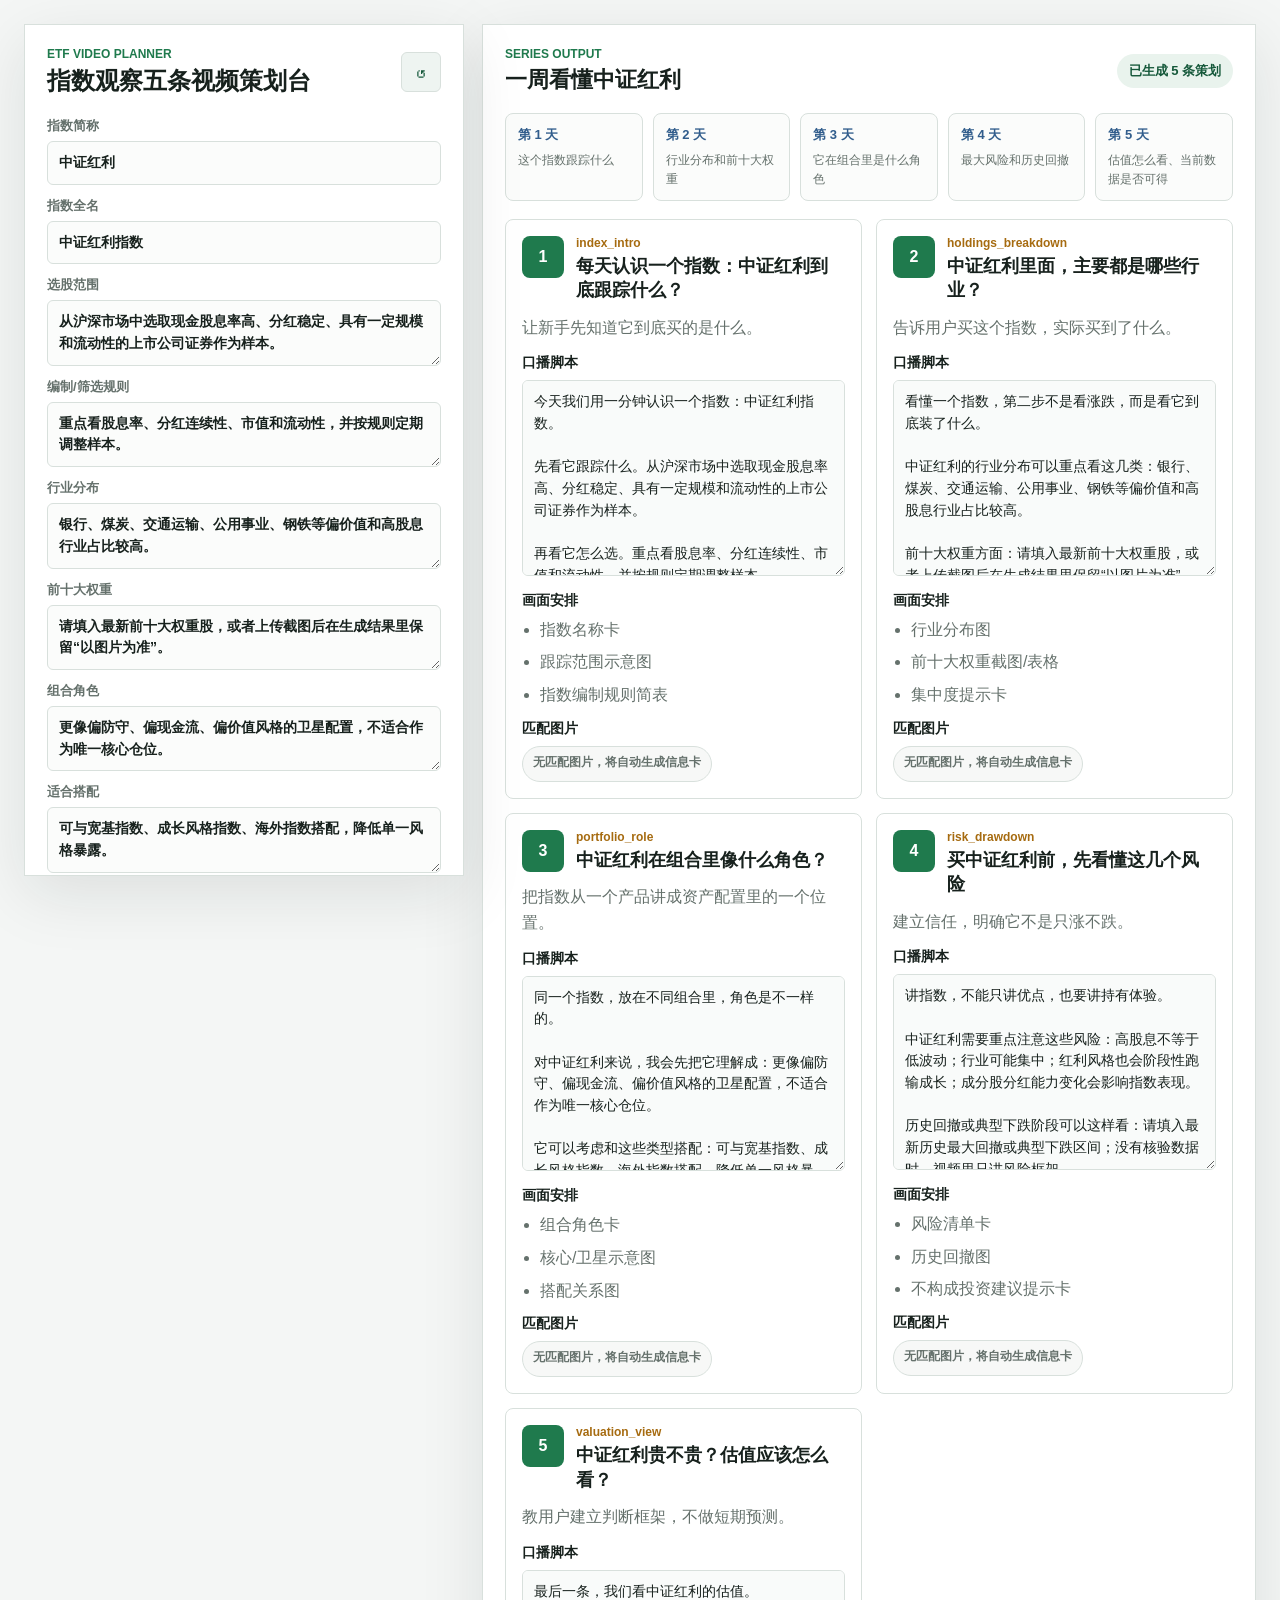
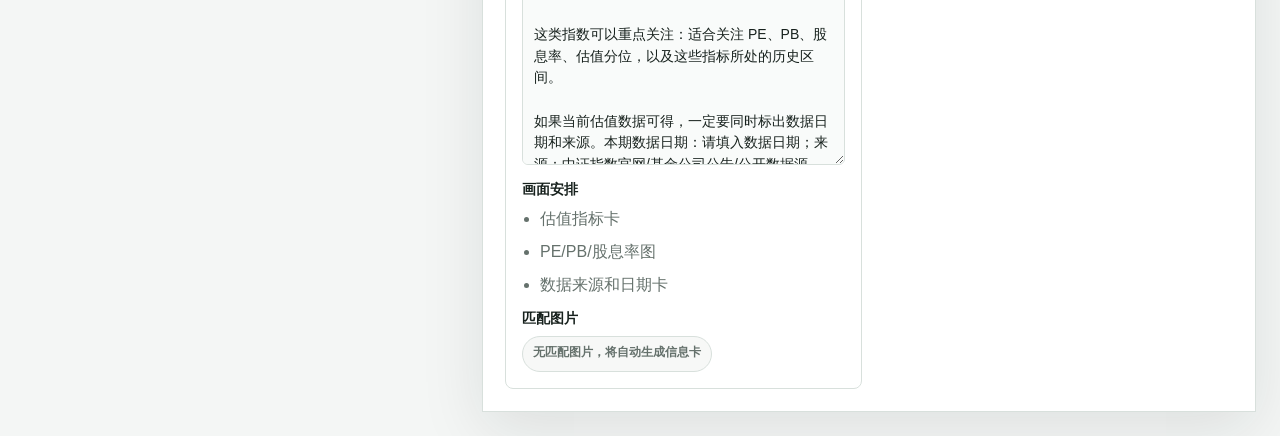
<file: index.html>
<!doctype html>
<html lang="zh-CN">
  <head>
    <meta charset="utf-8" />
    <meta name="viewport" content="width=device-width, initial-scale=1" />
    <title>指数观察五条视频策划台</title>
    <link rel="stylesheet" href="./assets/styles.css" />
  </head>
  <body>
    <main class="app-shell">
      <section class="workspace">
        <aside class="input-panel" aria-label="指数资料输入">
          <div class="brand-row">
            <div>
              <p class="eyebrow">ETF Video Planner</p>
              <h1>指数观察五条视频策划台</h1>
            </div>
            <button id="resetBtn" class="icon-button" type="button" title="清空表单" aria-label="清空表单">
              ↺
            </button>
          </div>

          <form id="plannerForm" class="form-grid">
            <label>
              指数简称
              <input id="shortName" name="shortName" value="中证红利" autocomplete="off" />
            </label>
            <label>
              指数全名
              <input id="fullName" name="fullName" value="中证红利指数" autocomplete="off" />
            </label>
            <label>
              选股范围
              <textarea id="universe" name="universe" rows="2">从沪深市场中选取现金股息率高、分红稳定、具有一定规模和流动性的上市公司证券作为样本。</textarea>
            </label>
            <label>
              编制/筛选规则
              <textarea id="rules" name="rules" rows="2">重点看股息率、分红连续性、市值和流动性，并按规则定期调整样本。</textarea>
            </label>
            <label>
              行业分布
              <textarea id="industries" name="industries" rows="2">银行、煤炭、交通运输、公用事业、钢铁等偏价值和高股息行业占比较高。</textarea>
            </label>
            <label>
              前十大权重
              <textarea id="holdings" name="holdings" rows="2">请填入最新前十大权重股，或者上传截图后在生成结果里保留“以图片为准”。</textarea>
            </label>
            <label>
              组合角色
              <textarea id="role" name="role" rows="2">更像偏防守、偏现金流、偏价值风格的卫星配置，不适合作为唯一核心仓位。</textarea>
            </label>
            <label>
              适合搭配
              <textarea id="pairings" name="pairings" rows="2">可与宽基指数、成长风格指数、海外指数搭配，降低单一风格暴露。</textarea>
            </label>
            <label>
              最大风险
              <textarea id="risks" name="risks" rows="3">高股息不等于低波动；行业可能集中；红利风格也会阶段性跑输成长；成分股分红能力变化会影响指数表现。</textarea>
            </label>
            <label>
              历史回撤/典型下跌阶段
              <textarea id="drawdown" name="drawdown" rows="2">请填入最新历史最大回撤或典型下跌区间；没有核验数据时，视频里只讲风险框架。</textarea>
            </label>
            <label>
              估值指标
              <textarea id="valuation" name="valuation" rows="2">适合关注 PE、PB、股息率、估值分位，以及这些指标所处的历史区间。</textarea>
            </label>
            <div class="inline-fields">
              <label>
                数据日期
                <input id="dataDate" name="dataDate" value="请填入数据日期" autocomplete="off" />
              </label>
              <label>
                数据来源
                <input id="dataSource" name="dataSource" value="中证指数官网/基金公司公告/公开数据源" autocomplete="off" />
              </label>
            </div>
          </form>

          <div class="upload-zone">
            <div>
              <h2>上传图表/截图</h2>
              <p>文件名包含“行业、权重、回撤、估值”等关键词时，会自动匹配到对应视频。</p>
            </div>
            <input id="assetInput" type="file" accept="image/*" multiple />
            <div id="assetList" class="asset-list" aria-live="polite"></div>
          </div>

          <div class="actions">
            <button id="generateBtn" class="primary-button" type="button">生成 5 条视频策划</button>
            <button id="testVideoBtn" class="primary-button alternate" type="button">生成第 1 条测试视频</button>
            <button id="exportMarkdownBtn" class="secondary-button" type="button">导出 Markdown</button>
            <button id="exportJsonBtn" class="secondary-button" type="button">导出 JSON</button>
          </div>
        </aside>

        <section class="output-panel" aria-label="五条视频策划结果">
          <div class="toolbar">
            <div>
              <p class="eyebrow">Series Output</p>
              <h2 id="seriesTitle">一周看懂中证红利</h2>
            </div>
            <div class="status-pill" id="statusPill">已载入示例</div>
          </div>

          <div id="renderResult" class="render-result" hidden>
            <div>
              <p class="eyebrow">Test Video</p>
              <h3>测试视频已生成</h3>
              <p id="renderPath"></p>
            </div>
            <video id="videoPreview" controls playsinline></video>
          </div>

          <div class="schedule-strip" id="scheduleStrip"></div>
          <div id="videoCards" class="video-grid"></div>
        </section>
      </section>
    </main>

    <template id="assetTemplate">
      <article class="asset-item">
        <img alt="" />
        <div>
          <strong></strong>
          <label>
            配图用途
            <select>
              <option value="auto">自动匹配</option>
              <option value="index_intro">第 1 条：跟踪什么</option>
              <option value="holdings_breakdown">第 2 条：行业和权重</option>
              <option value="portfolio_role">第 3 条：组合角色</option>
              <option value="risk_drawdown">第 4 条：风险和回撤</option>
              <option value="valuation_view">第 5 条：估值怎么看</option>
              <option value="cover">封面</option>
            </select>
          </label>
        </div>
      </article>
    </template>

    <template id="videoTemplate">
      <article class="video-card">
        <header>
          <div class="number-badge"></div>
          <div>
            <p class="template-id"></p>
            <h3></h3>
          </div>
        </header>
        <p class="goal"></p>
        <div class="card-section">
          <h4>口播脚本</h4>
          <textarea class="script-text" rows="8"></textarea>
        </div>
        <div class="card-section">
          <h4>画面安排</h4>
          <ul class="visual-list"></ul>
        </div>
        <div class="card-section">
          <h4>匹配图片</h4>
          <div class="matched-assets"></div>
        </div>
      </article>
    </template>

    <script src="./assets/app.js"></script>
  </body>
</html>
</file>
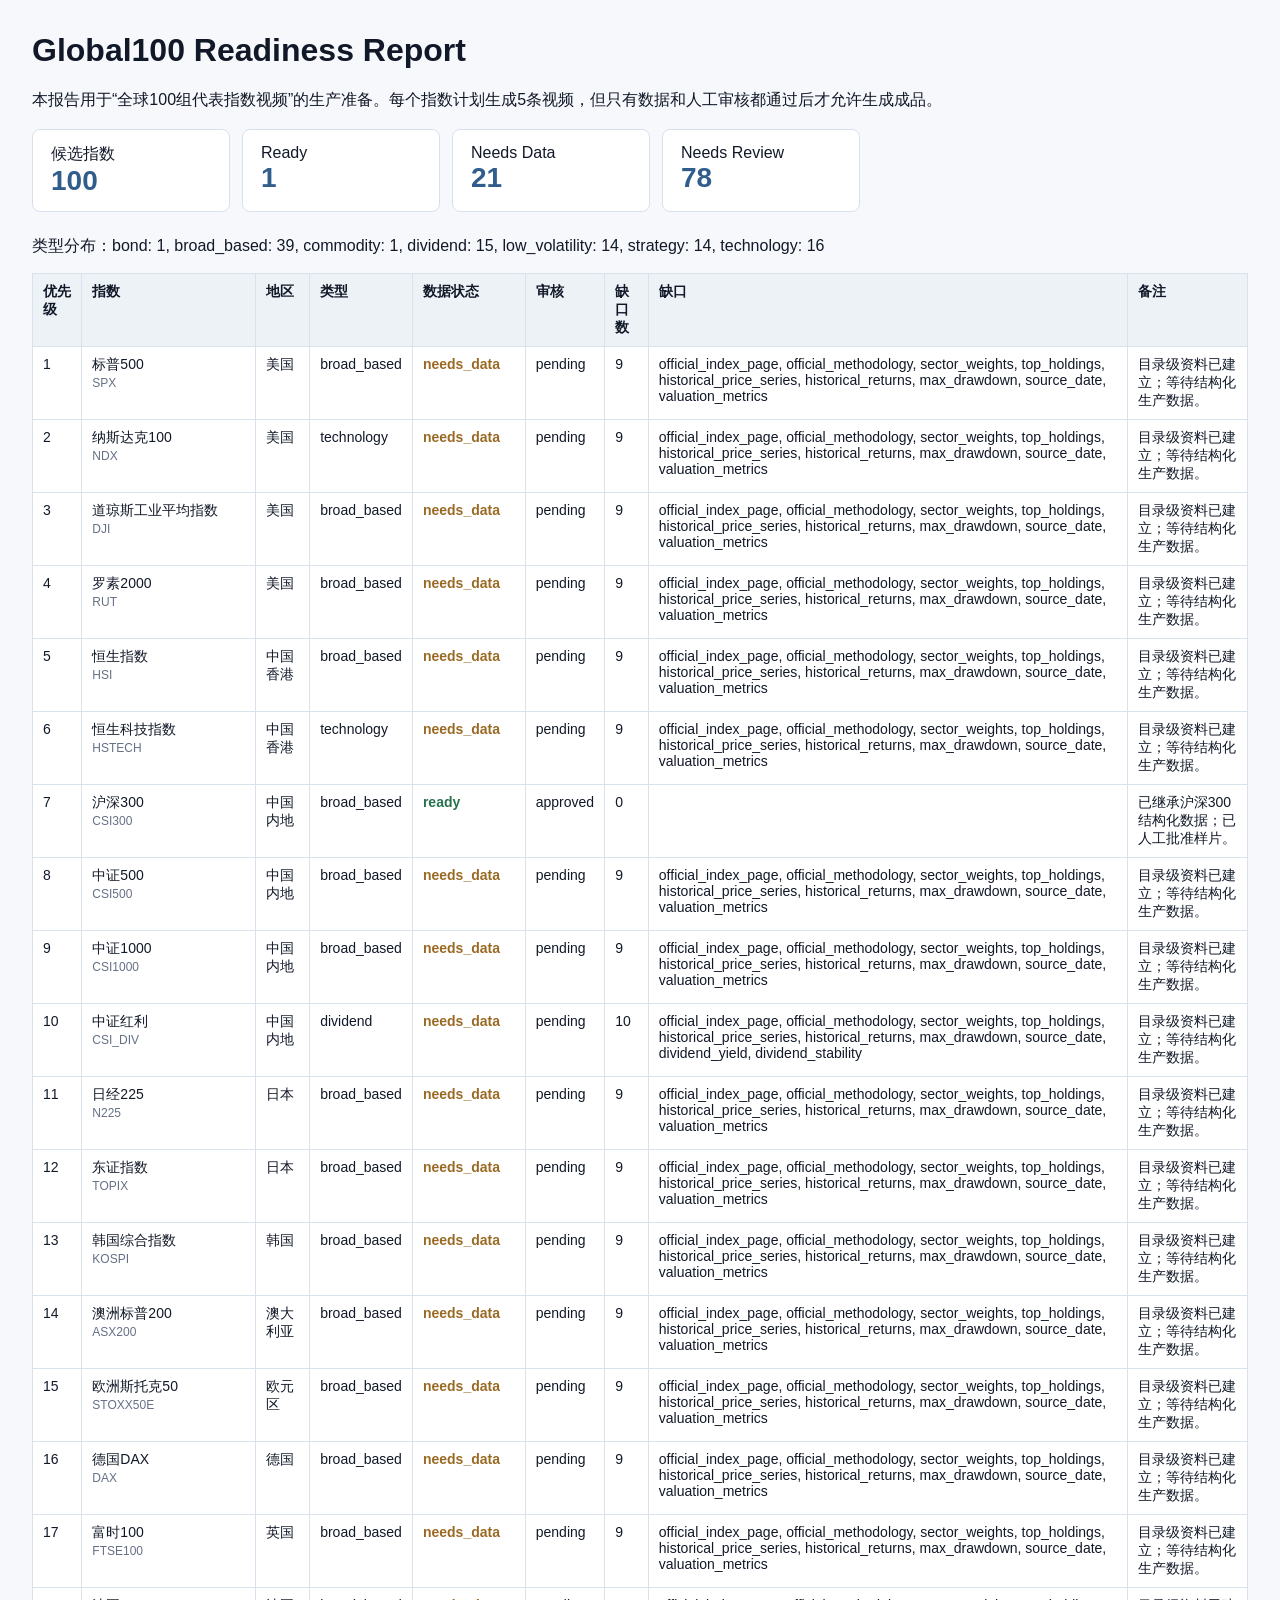
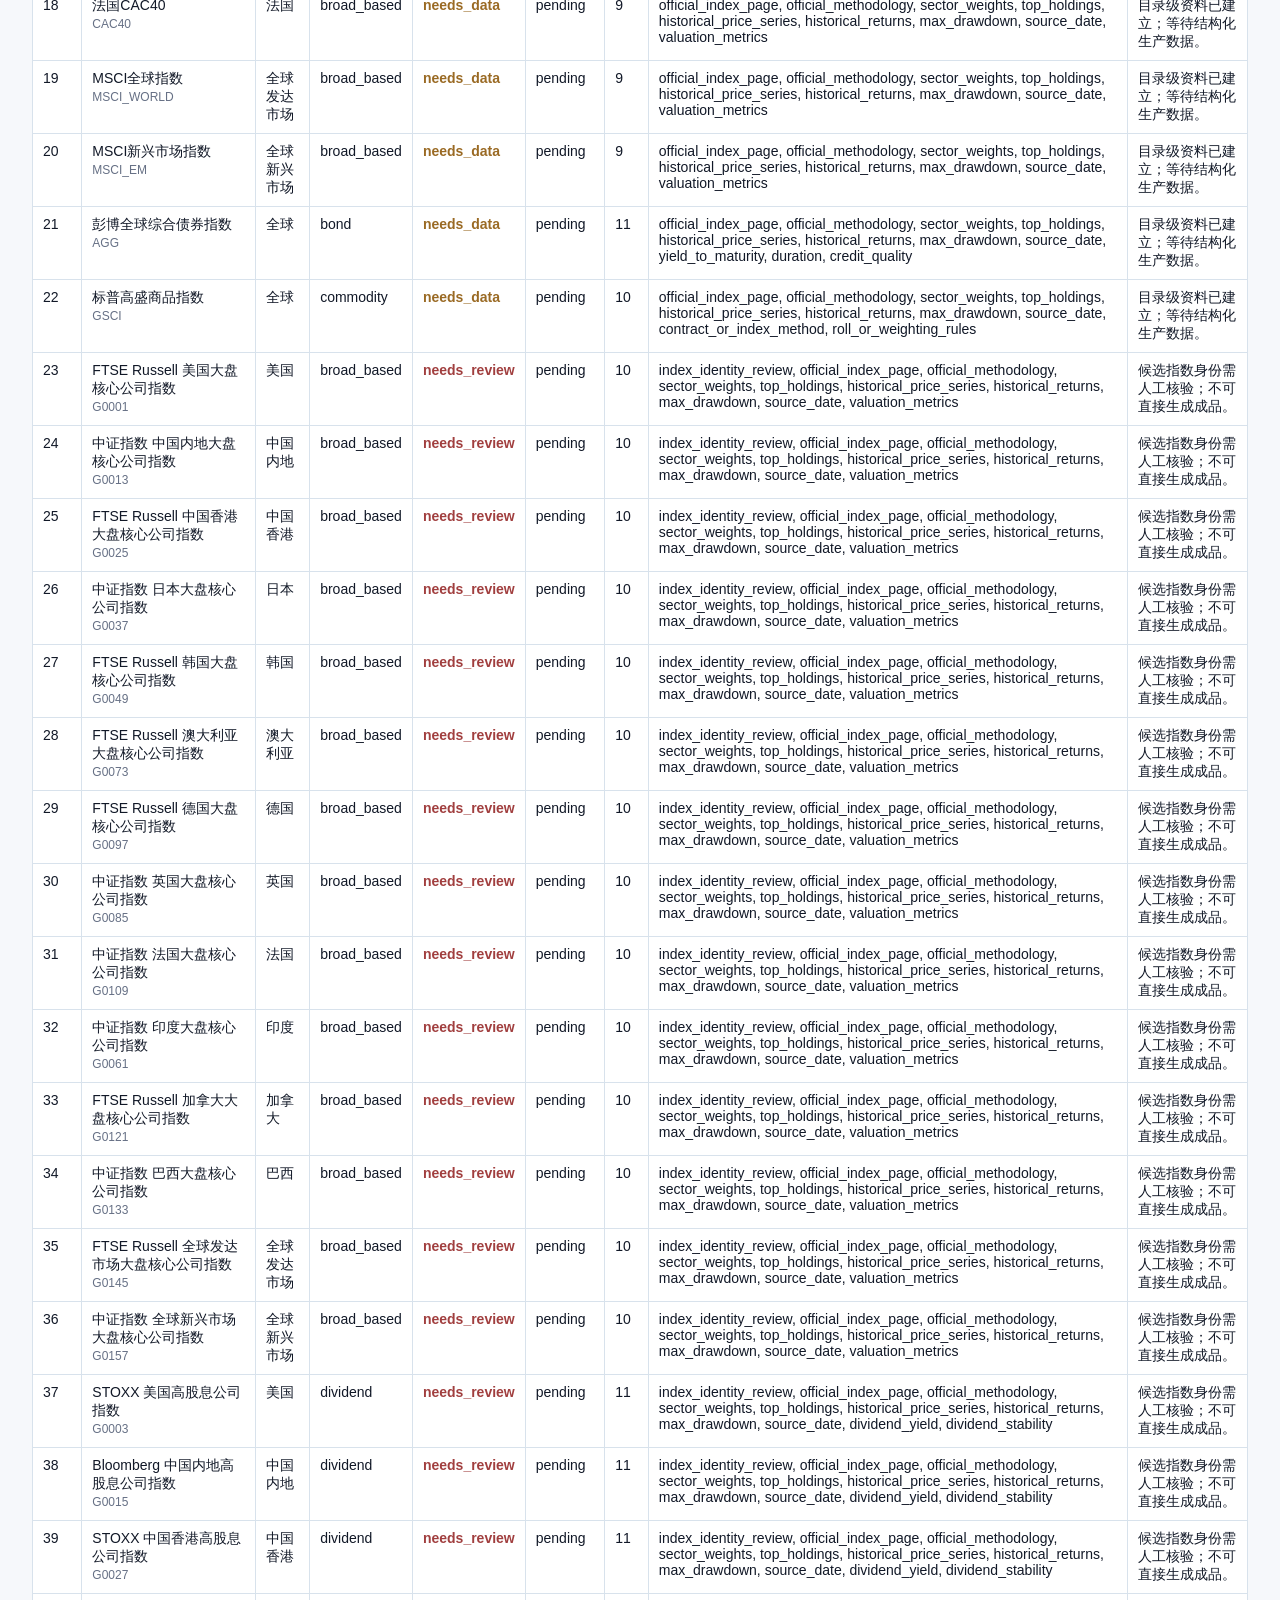
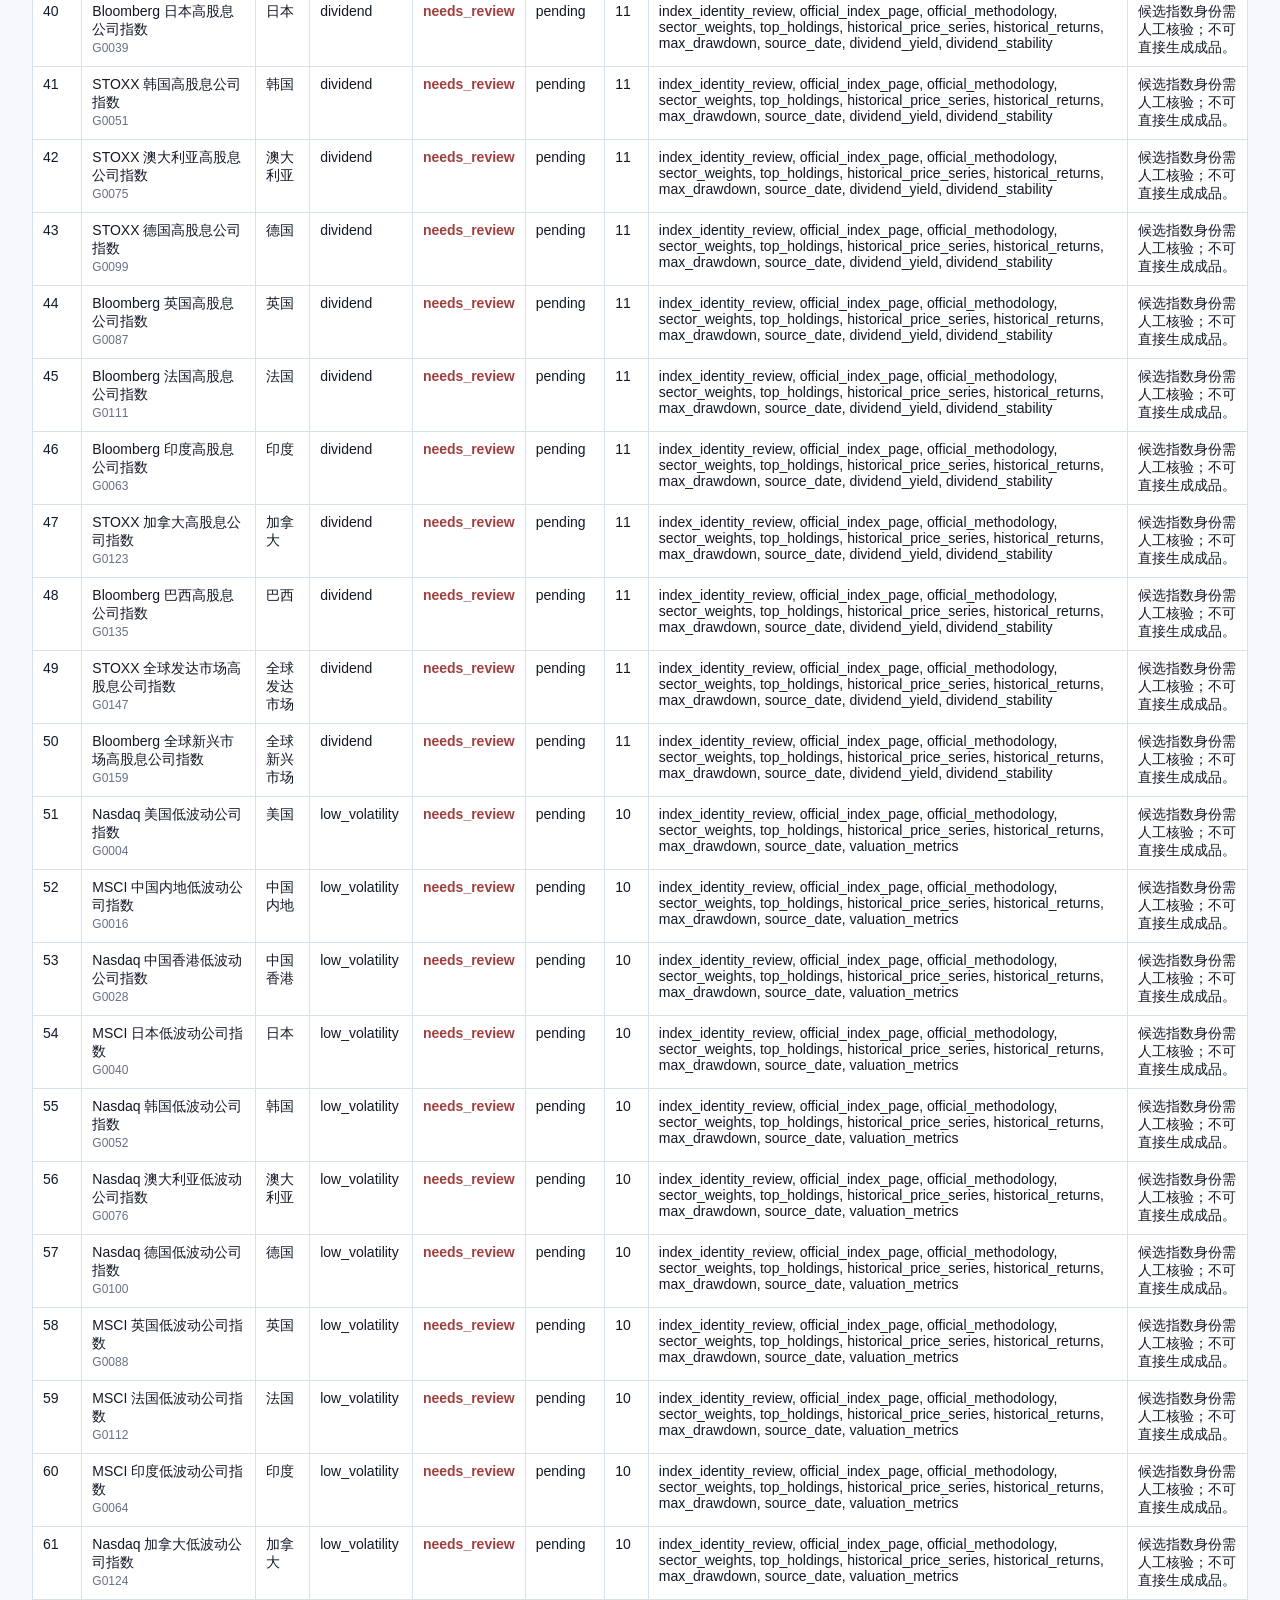
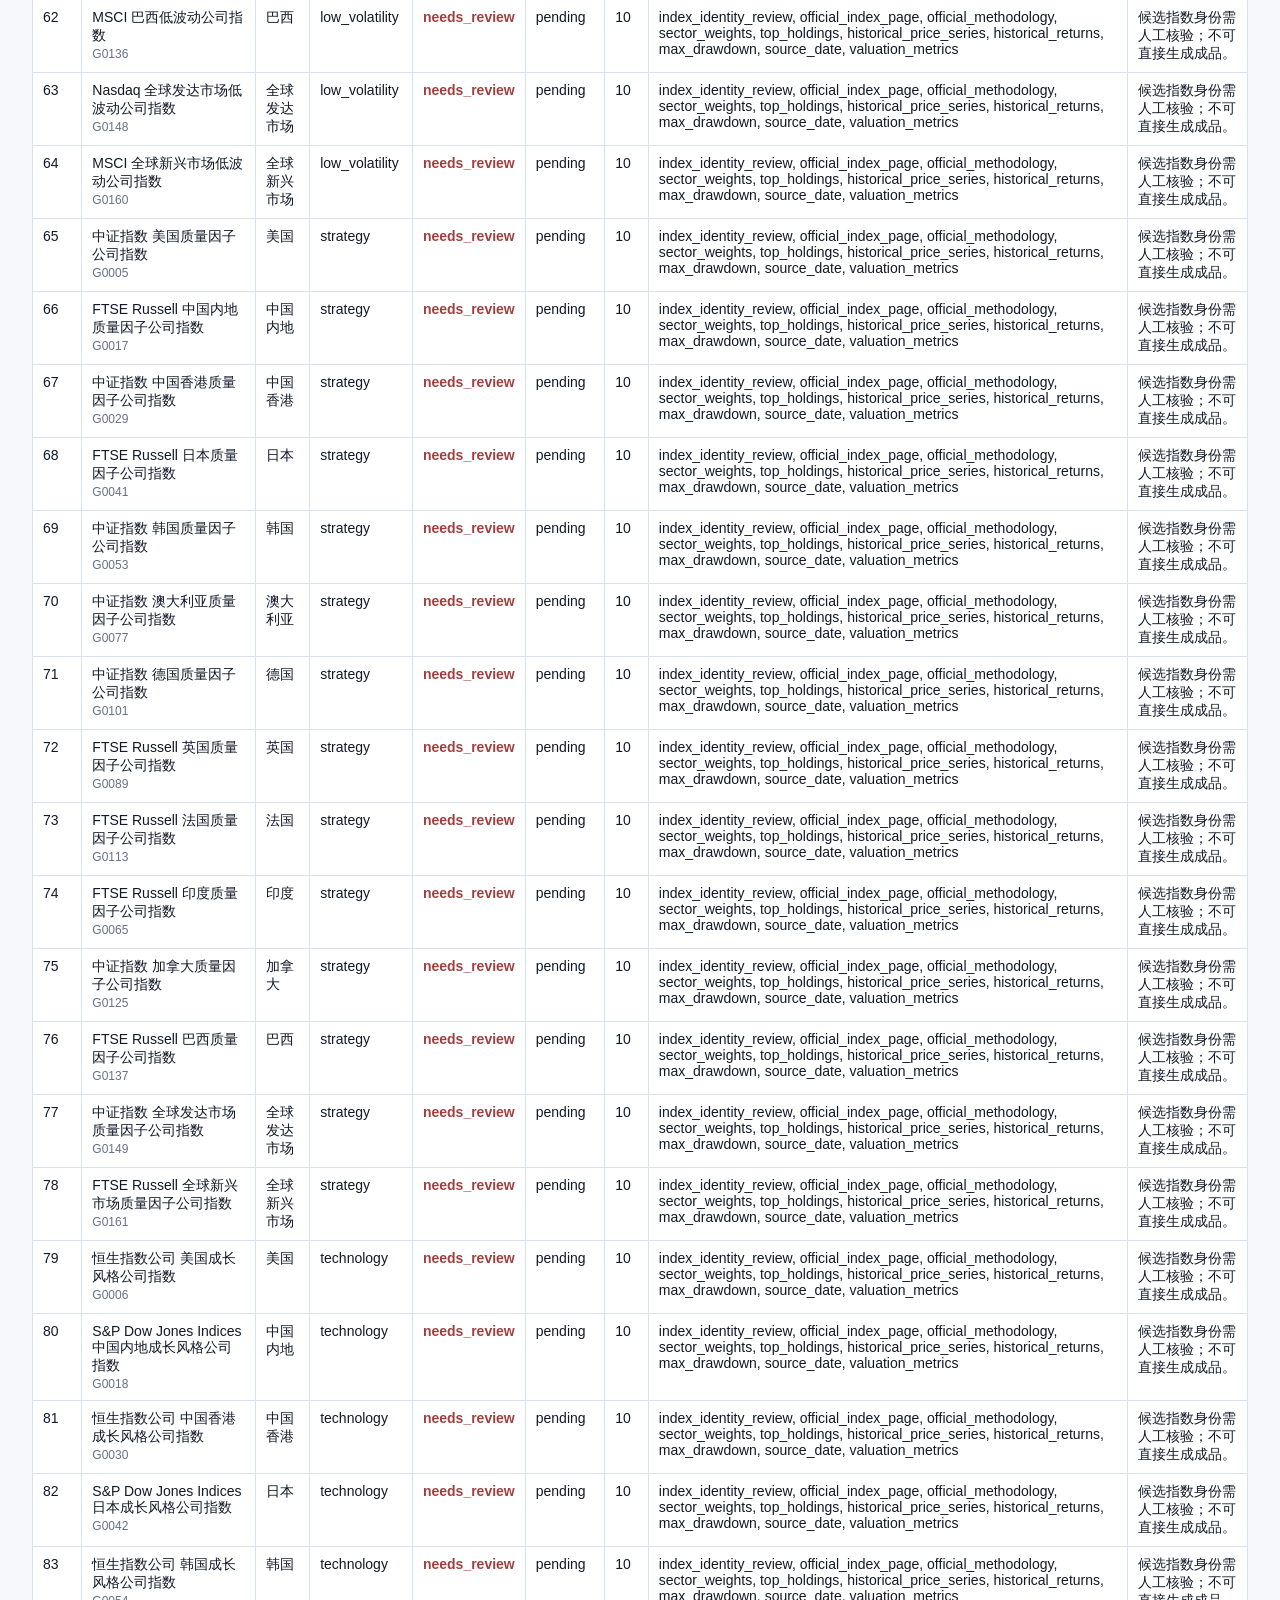
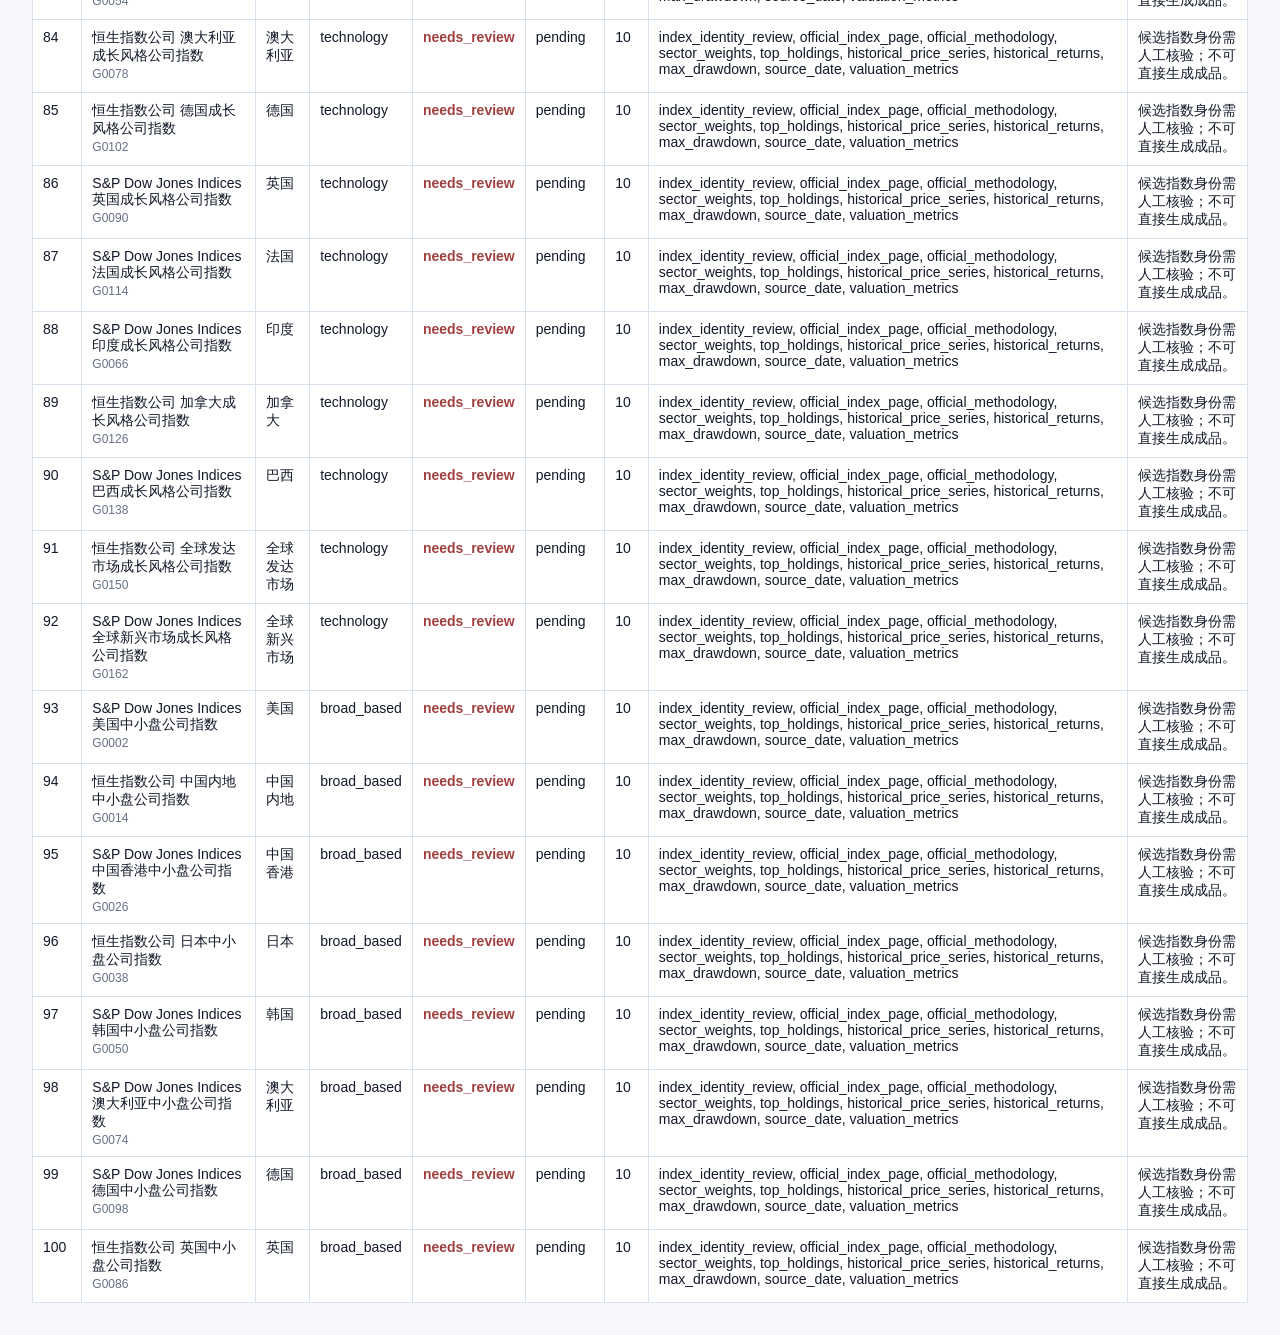
<file: data/global100/global100_readiness_report.html>
<!doctype html>
<html lang="zh-CN">
<head>
  <meta charset="utf-8">
  <title>Global100 Readiness Report</title>
  <style>
    body { font-family: Arial, 'Microsoft YaHei', sans-serif; margin: 32px; background: #f6f8fb; color: #111827; }
    .summary { display: flex; flex-wrap: wrap; gap: 12px; margin: 18px 0 24px; }
    .card { background: white; border: 1px solid #d8e2ec; border-radius: 8px; padding: 14px 18px; min-width: 160px; }
    .card strong { display: block; font-size: 28px; color: #315d8c; }
    table { width: 100%; border-collapse: collapse; background: white; }
    th, td { border: 1px solid #d8e2ec; padding: 9px 10px; text-align: left; vertical-align: top; font-size: 14px; }
    th { background: #edf2f7; }
    td span { color: #667085; font-size: 12px; }
    .status { font-weight: 700; }
    .ready { color: #28734f; }
    .needs_data { color: #9a6a24; }
    .needs_review { color: #a13f3f; }
  </style>
</head>
<body>
  <h1>Global100 Readiness Report</h1>
  <p>本报告用于“全球100组代表指数视频”的生产准备。每个指数计划生成5条视频，但只有数据和人工审核都通过后才允许生成成品。</p>
  <div class="summary">
    <div class="card"><span>候选指数</span><strong>100</strong></div>
    <div class="card"><span>Ready</span><strong>1</strong></div>
    <div class="card"><span>Needs Data</span><strong>21</strong></div>
    <div class="card"><span>Needs Review</span><strong>78</strong></div>
  </div>
  <p>类型分布：bond: 1, broad_based: 39, commodity: 1, dividend: 15, low_volatility: 14, strategy: 14, technology: 16</p>
  <table>
    <thead><tr><th>优先级</th><th>指数</th><th>地区</th><th>类型</th><th>数据状态</th><th>审核</th><th>缺口数</th><th>缺口</th><th>备注</th></tr></thead>
    <tbody><tr><td>1</td><td>标普500<br><span>SPX</span></td><td>美国</td><td>broad_based</td><td class='status needs_data'>needs_data</td><td>pending</td><td>9</td><td>official_index_page, official_methodology, sector_weights, top_holdings, historical_price_series, historical_returns, max_drawdown, source_date, valuation_metrics</td><td>目录级资料已建立；等待结构化生产数据。</td></tr><tr><td>2</td><td>纳斯达克100<br><span>NDX</span></td><td>美国</td><td>technology</td><td class='status needs_data'>needs_data</td><td>pending</td><td>9</td><td>official_index_page, official_methodology, sector_weights, top_holdings, historical_price_series, historical_returns, max_drawdown, source_date, valuation_metrics</td><td>目录级资料已建立；等待结构化生产数据。</td></tr><tr><td>3</td><td>道琼斯工业平均指数<br><span>DJI</span></td><td>美国</td><td>broad_based</td><td class='status needs_data'>needs_data</td><td>pending</td><td>9</td><td>official_index_page, official_methodology, sector_weights, top_holdings, historical_price_series, historical_returns, max_drawdown, source_date, valuation_metrics</td><td>目录级资料已建立；等待结构化生产数据。</td></tr><tr><td>4</td><td>罗素2000<br><span>RUT</span></td><td>美国</td><td>broad_based</td><td class='status needs_data'>needs_data</td><td>pending</td><td>9</td><td>official_index_page, official_methodology, sector_weights, top_holdings, historical_price_series, historical_returns, max_drawdown, source_date, valuation_metrics</td><td>目录级资料已建立；等待结构化生产数据。</td></tr><tr><td>5</td><td>恒生指数<br><span>HSI</span></td><td>中国香港</td><td>broad_based</td><td class='status needs_data'>needs_data</td><td>pending</td><td>9</td><td>official_index_page, official_methodology, sector_weights, top_holdings, historical_price_series, historical_returns, max_drawdown, source_date, valuation_metrics</td><td>目录级资料已建立；等待结构化生产数据。</td></tr><tr><td>6</td><td>恒生科技指数<br><span>HSTECH</span></td><td>中国香港</td><td>technology</td><td class='status needs_data'>needs_data</td><td>pending</td><td>9</td><td>official_index_page, official_methodology, sector_weights, top_holdings, historical_price_series, historical_returns, max_drawdown, source_date, valuation_metrics</td><td>目录级资料已建立；等待结构化生产数据。</td></tr><tr><td>7</td><td>沪深300<br><span>CSI300</span></td><td>中国内地</td><td>broad_based</td><td class='status ready'>ready</td><td>approved</td><td>0</td><td></td><td>已继承沪深300结构化数据；已人工批准样片。</td></tr><tr><td>8</td><td>中证500<br><span>CSI500</span></td><td>中国内地</td><td>broad_based</td><td class='status needs_data'>needs_data</td><td>pending</td><td>9</td><td>official_index_page, official_methodology, sector_weights, top_holdings, historical_price_series, historical_returns, max_drawdown, source_date, valuation_metrics</td><td>目录级资料已建立；等待结构化生产数据。</td></tr><tr><td>9</td><td>中证1000<br><span>CSI1000</span></td><td>中国内地</td><td>broad_based</td><td class='status needs_data'>needs_data</td><td>pending</td><td>9</td><td>official_index_page, official_methodology, sector_weights, top_holdings, historical_price_series, historical_returns, max_drawdown, source_date, valuation_metrics</td><td>目录级资料已建立；等待结构化生产数据。</td></tr><tr><td>10</td><td>中证红利<br><span>CSI_DIV</span></td><td>中国内地</td><td>dividend</td><td class='status needs_data'>needs_data</td><td>pending</td><td>10</td><td>official_index_page, official_methodology, sector_weights, top_holdings, historical_price_series, historical_returns, max_drawdown, source_date, dividend_yield, dividend_stability</td><td>目录级资料已建立；等待结构化生产数据。</td></tr><tr><td>11</td><td>日经225<br><span>N225</span></td><td>日本</td><td>broad_based</td><td class='status needs_data'>needs_data</td><td>pending</td><td>9</td><td>official_index_page, official_methodology, sector_weights, top_holdings, historical_price_series, historical_returns, max_drawdown, source_date, valuation_metrics</td><td>目录级资料已建立；等待结构化生产数据。</td></tr><tr><td>12</td><td>东证指数<br><span>TOPIX</span></td><td>日本</td><td>broad_based</td><td class='status needs_data'>needs_data</td><td>pending</td><td>9</td><td>official_index_page, official_methodology, sector_weights, top_holdings, historical_price_series, historical_returns, max_drawdown, source_date, valuation_metrics</td><td>目录级资料已建立；等待结构化生产数据。</td></tr><tr><td>13</td><td>韩国综合指数<br><span>KOSPI</span></td><td>韩国</td><td>broad_based</td><td class='status needs_data'>needs_data</td><td>pending</td><td>9</td><td>official_index_page, official_methodology, sector_weights, top_holdings, historical_price_series, historical_returns, max_drawdown, source_date, valuation_metrics</td><td>目录级资料已建立；等待结构化生产数据。</td></tr><tr><td>14</td><td>澳洲标普200<br><span>ASX200</span></td><td>澳大利亚</td><td>broad_based</td><td class='status needs_data'>needs_data</td><td>pending</td><td>9</td><td>official_index_page, official_methodology, sector_weights, top_holdings, historical_price_series, historical_returns, max_drawdown, source_date, valuation_metrics</td><td>目录级资料已建立；等待结构化生产数据。</td></tr><tr><td>15</td><td>欧洲斯托克50<br><span>STOXX50E</span></td><td>欧元区</td><td>broad_based</td><td class='status needs_data'>needs_data</td><td>pending</td><td>9</td><td>official_index_page, official_methodology, sector_weights, top_holdings, historical_price_series, historical_returns, max_drawdown, source_date, valuation_metrics</td><td>目录级资料已建立；等待结构化生产数据。</td></tr><tr><td>16</td><td>德国DAX<br><span>DAX</span></td><td>德国</td><td>broad_based</td><td class='status needs_data'>needs_data</td><td>pending</td><td>9</td><td>official_index_page, official_methodology, sector_weights, top_holdings, historical_price_series, historical_returns, max_drawdown, source_date, valuation_metrics</td><td>目录级资料已建立；等待结构化生产数据。</td></tr><tr><td>17</td><td>富时100<br><span>FTSE100</span></td><td>英国</td><td>broad_based</td><td class='status needs_data'>needs_data</td><td>pending</td><td>9</td><td>official_index_page, official_methodology, sector_weights, top_holdings, historical_price_series, historical_returns, max_drawdown, source_date, valuation_metrics</td><td>目录级资料已建立；等待结构化生产数据。</td></tr><tr><td>18</td><td>法国CAC40<br><span>CAC40</span></td><td>法国</td><td>broad_based</td><td class='status needs_data'>needs_data</td><td>pending</td><td>9</td><td>official_index_page, official_methodology, sector_weights, top_holdings, historical_price_series, historical_returns, max_drawdown, source_date, valuation_metrics</td><td>目录级资料已建立；等待结构化生产数据。</td></tr><tr><td>19</td><td>MSCI全球指数<br><span>MSCI_WORLD</span></td><td>全球发达市场</td><td>broad_based</td><td class='status needs_data'>needs_data</td><td>pending</td><td>9</td><td>official_index_page, official_methodology, sector_weights, top_holdings, historical_price_series, historical_returns, max_drawdown, source_date, valuation_metrics</td><td>目录级资料已建立；等待结构化生产数据。</td></tr><tr><td>20</td><td>MSCI新兴市场指数<br><span>MSCI_EM</span></td><td>全球新兴市场</td><td>broad_based</td><td class='status needs_data'>needs_data</td><td>pending</td><td>9</td><td>official_index_page, official_methodology, sector_weights, top_holdings, historical_price_series, historical_returns, max_drawdown, source_date, valuation_metrics</td><td>目录级资料已建立；等待结构化生产数据。</td></tr><tr><td>21</td><td>彭博全球综合债券指数<br><span>AGG</span></td><td>全球</td><td>bond</td><td class='status needs_data'>needs_data</td><td>pending</td><td>11</td><td>official_index_page, official_methodology, sector_weights, top_holdings, historical_price_series, historical_returns, max_drawdown, source_date, yield_to_maturity, duration, credit_quality</td><td>目录级资料已建立；等待结构化生产数据。</td></tr><tr><td>22</td><td>标普高盛商品指数<br><span>GSCI</span></td><td>全球</td><td>commodity</td><td class='status needs_data'>needs_data</td><td>pending</td><td>10</td><td>official_index_page, official_methodology, sector_weights, top_holdings, historical_price_series, historical_returns, max_drawdown, source_date, contract_or_index_method, roll_or_weighting_rules</td><td>目录级资料已建立；等待结构化生产数据。</td></tr><tr><td>23</td><td>FTSE Russell 美国大盘核心公司指数<br><span>G0001</span></td><td>美国</td><td>broad_based</td><td class='status needs_review'>needs_review</td><td>pending</td><td>10</td><td>index_identity_review, official_index_page, official_methodology, sector_weights, top_holdings, historical_price_series, historical_returns, max_drawdown, source_date, valuation_metrics</td><td>候选指数身份需人工核验；不可直接生成成品。</td></tr><tr><td>24</td><td>中证指数 中国内地大盘核心公司指数<br><span>G0013</span></td><td>中国内地</td><td>broad_based</td><td class='status needs_review'>needs_review</td><td>pending</td><td>10</td><td>index_identity_review, official_index_page, official_methodology, sector_weights, top_holdings, historical_price_series, historical_returns, max_drawdown, source_date, valuation_metrics</td><td>候选指数身份需人工核验；不可直接生成成品。</td></tr><tr><td>25</td><td>FTSE Russell 中国香港大盘核心公司指数<br><span>G0025</span></td><td>中国香港</td><td>broad_based</td><td class='status needs_review'>needs_review</td><td>pending</td><td>10</td><td>index_identity_review, official_index_page, official_methodology, sector_weights, top_holdings, historical_price_series, historical_returns, max_drawdown, source_date, valuation_metrics</td><td>候选指数身份需人工核验；不可直接生成成品。</td></tr><tr><td>26</td><td>中证指数 日本大盘核心公司指数<br><span>G0037</span></td><td>日本</td><td>broad_based</td><td class='status needs_review'>needs_review</td><td>pending</td><td>10</td><td>index_identity_review, official_index_page, official_methodology, sector_weights, top_holdings, historical_price_series, historical_returns, max_drawdown, source_date, valuation_metrics</td><td>候选指数身份需人工核验；不可直接生成成品。</td></tr><tr><td>27</td><td>FTSE Russell 韩国大盘核心公司指数<br><span>G0049</span></td><td>韩国</td><td>broad_based</td><td class='status needs_review'>needs_review</td><td>pending</td><td>10</td><td>index_identity_review, official_index_page, official_methodology, sector_weights, top_holdings, historical_price_series, historical_returns, max_drawdown, source_date, valuation_metrics</td><td>候选指数身份需人工核验；不可直接生成成品。</td></tr><tr><td>28</td><td>FTSE Russell 澳大利亚大盘核心公司指数<br><span>G0073</span></td><td>澳大利亚</td><td>broad_based</td><td class='status needs_review'>needs_review</td><td>pending</td><td>10</td><td>index_identity_review, official_index_page, official_methodology, sector_weights, top_holdings, historical_price_series, historical_returns, max_drawdown, source_date, valuation_metrics</td><td>候选指数身份需人工核验；不可直接生成成品。</td></tr><tr><td>29</td><td>FTSE Russell 德国大盘核心公司指数<br><span>G0097</span></td><td>德国</td><td>broad_based</td><td class='status needs_review'>needs_review</td><td>pending</td><td>10</td><td>index_identity_review, official_index_page, official_methodology, sector_weights, top_holdings, historical_price_series, historical_returns, max_drawdown, source_date, valuation_metrics</td><td>候选指数身份需人工核验；不可直接生成成品。</td></tr><tr><td>30</td><td>中证指数 英国大盘核心公司指数<br><span>G0085</span></td><td>英国</td><td>broad_based</td><td class='status needs_review'>needs_review</td><td>pending</td><td>10</td><td>index_identity_review, official_index_page, official_methodology, sector_weights, top_holdings, historical_price_series, historical_returns, max_drawdown, source_date, valuation_metrics</td><td>候选指数身份需人工核验；不可直接生成成品。</td></tr><tr><td>31</td><td>中证指数 法国大盘核心公司指数<br><span>G0109</span></td><td>法国</td><td>broad_based</td><td class='status needs_review'>needs_review</td><td>pending</td><td>10</td><td>index_identity_review, official_index_page, official_methodology, sector_weights, top_holdings, historical_price_series, historical_returns, max_drawdown, source_date, valuation_metrics</td><td>候选指数身份需人工核验；不可直接生成成品。</td></tr><tr><td>32</td><td>中证指数 印度大盘核心公司指数<br><span>G0061</span></td><td>印度</td><td>broad_based</td><td class='status needs_review'>needs_review</td><td>pending</td><td>10</td><td>index_identity_review, official_index_page, official_methodology, sector_weights, top_holdings, historical_price_series, historical_returns, max_drawdown, source_date, valuation_metrics</td><td>候选指数身份需人工核验；不可直接生成成品。</td></tr><tr><td>33</td><td>FTSE Russell 加拿大大盘核心公司指数<br><span>G0121</span></td><td>加拿大</td><td>broad_based</td><td class='status needs_review'>needs_review</td><td>pending</td><td>10</td><td>index_identity_review, official_index_page, official_methodology, sector_weights, top_holdings, historical_price_series, historical_returns, max_drawdown, source_date, valuation_metrics</td><td>候选指数身份需人工核验；不可直接生成成品。</td></tr><tr><td>34</td><td>中证指数 巴西大盘核心公司指数<br><span>G0133</span></td><td>巴西</td><td>broad_based</td><td class='status needs_review'>needs_review</td><td>pending</td><td>10</td><td>index_identity_review, official_index_page, official_methodology, sector_weights, top_holdings, historical_price_series, historical_returns, max_drawdown, source_date, valuation_metrics</td><td>候选指数身份需人工核验；不可直接生成成品。</td></tr><tr><td>35</td><td>FTSE Russell 全球发达市场大盘核心公司指数<br><span>G0145</span></td><td>全球发达市场</td><td>broad_based</td><td class='status needs_review'>needs_review</td><td>pending</td><td>10</td><td>index_identity_review, official_index_page, official_methodology, sector_weights, top_holdings, historical_price_series, historical_returns, max_drawdown, source_date, valuation_metrics</td><td>候选指数身份需人工核验；不可直接生成成品。</td></tr><tr><td>36</td><td>中证指数 全球新兴市场大盘核心公司指数<br><span>G0157</span></td><td>全球新兴市场</td><td>broad_based</td><td class='status needs_review'>needs_review</td><td>pending</td><td>10</td><td>index_identity_review, official_index_page, official_methodology, sector_weights, top_holdings, historical_price_series, historical_returns, max_drawdown, source_date, valuation_metrics</td><td>候选指数身份需人工核验；不可直接生成成品。</td></tr><tr><td>37</td><td>STOXX 美国高股息公司指数<br><span>G0003</span></td><td>美国</td><td>dividend</td><td class='status needs_review'>needs_review</td><td>pending</td><td>11</td><td>index_identity_review, official_index_page, official_methodology, sector_weights, top_holdings, historical_price_series, historical_returns, max_drawdown, source_date, dividend_yield, dividend_stability</td><td>候选指数身份需人工核验；不可直接生成成品。</td></tr><tr><td>38</td><td>Bloomberg 中国内地高股息公司指数<br><span>G0015</span></td><td>中国内地</td><td>dividend</td><td class='status needs_review'>needs_review</td><td>pending</td><td>11</td><td>index_identity_review, official_index_page, official_methodology, sector_weights, top_holdings, historical_price_series, historical_returns, max_drawdown, source_date, dividend_yield, dividend_stability</td><td>候选指数身份需人工核验；不可直接生成成品。</td></tr><tr><td>39</td><td>STOXX 中国香港高股息公司指数<br><span>G0027</span></td><td>中国香港</td><td>dividend</td><td class='status needs_review'>needs_review</td><td>pending</td><td>11</td><td>index_identity_review, official_index_page, official_methodology, sector_weights, top_holdings, historical_price_series, historical_returns, max_drawdown, source_date, dividend_yield, dividend_stability</td><td>候选指数身份需人工核验；不可直接生成成品。</td></tr><tr><td>40</td><td>Bloomberg 日本高股息公司指数<br><span>G0039</span></td><td>日本</td><td>dividend</td><td class='status needs_review'>needs_review</td><td>pending</td><td>11</td><td>index_identity_review, official_index_page, official_methodology, sector_weights, top_holdings, historical_price_series, historical_returns, max_drawdown, source_date, dividend_yield, dividend_stability</td><td>候选指数身份需人工核验；不可直接生成成品。</td></tr><tr><td>41</td><td>STOXX 韩国高股息公司指数<br><span>G0051</span></td><td>韩国</td><td>dividend</td><td class='status needs_review'>needs_review</td><td>pending</td><td>11</td><td>index_identity_review, official_index_page, official_methodology, sector_weights, top_holdings, historical_price_series, historical_returns, max_drawdown, source_date, dividend_yield, dividend_stability</td><td>候选指数身份需人工核验；不可直接生成成品。</td></tr><tr><td>42</td><td>STOXX 澳大利亚高股息公司指数<br><span>G0075</span></td><td>澳大利亚</td><td>dividend</td><td class='status needs_review'>needs_review</td><td>pending</td><td>11</td><td>index_identity_review, official_index_page, official_methodology, sector_weights, top_holdings, historical_price_series, historical_returns, max_drawdown, source_date, dividend_yield, dividend_stability</td><td>候选指数身份需人工核验；不可直接生成成品。</td></tr><tr><td>43</td><td>STOXX 德国高股息公司指数<br><span>G0099</span></td><td>德国</td><td>dividend</td><td class='status needs_review'>needs_review</td><td>pending</td><td>11</td><td>index_identity_review, official_index_page, official_methodology, sector_weights, top_holdings, historical_price_series, historical_returns, max_drawdown, source_date, dividend_yield, dividend_stability</td><td>候选指数身份需人工核验；不可直接生成成品。</td></tr><tr><td>44</td><td>Bloomberg 英国高股息公司指数<br><span>G0087</span></td><td>英国</td><td>dividend</td><td class='status needs_review'>needs_review</td><td>pending</td><td>11</td><td>index_identity_review, official_index_page, official_methodology, sector_weights, top_holdings, historical_price_series, historical_returns, max_drawdown, source_date, dividend_yield, dividend_stability</td><td>候选指数身份需人工核验；不可直接生成成品。</td></tr><tr><td>45</td><td>Bloomberg 法国高股息公司指数<br><span>G0111</span></td><td>法国</td><td>dividend</td><td class='status needs_review'>needs_review</td><td>pending</td><td>11</td><td>index_identity_review, official_index_page, official_methodology, sector_weights, top_holdings, historical_price_series, historical_returns, max_drawdown, source_date, dividend_yield, dividend_stability</td><td>候选指数身份需人工核验；不可直接生成成品。</td></tr><tr><td>46</td><td>Bloomberg 印度高股息公司指数<br><span>G0063</span></td><td>印度</td><td>dividend</td><td class='status needs_review'>needs_review</td><td>pending</td><td>11</td><td>index_identity_review, official_index_page, official_methodology, sector_weights, top_holdings, historical_price_series, historical_returns, max_drawdown, source_date, dividend_yield, dividend_stability</td><td>候选指数身份需人工核验；不可直接生成成品。</td></tr><tr><td>47</td><td>STOXX 加拿大高股息公司指数<br><span>G0123</span></td><td>加拿大</td><td>dividend</td><td class='status needs_review'>needs_review</td><td>pending</td><td>11</td><td>index_identity_review, official_index_page, official_methodology, sector_weights, top_holdings, historical_price_series, historical_returns, max_drawdown, source_date, dividend_yield, dividend_stability</td><td>候选指数身份需人工核验；不可直接生成成品。</td></tr><tr><td>48</td><td>Bloomberg 巴西高股息公司指数<br><span>G0135</span></td><td>巴西</td><td>dividend</td><td class='status needs_review'>needs_review</td><td>pending</td><td>11</td><td>index_identity_review, official_index_page, official_methodology, sector_weights, top_holdings, historical_price_series, historical_returns, max_drawdown, source_date, dividend_yield, dividend_stability</td><td>候选指数身份需人工核验；不可直接生成成品。</td></tr><tr><td>49</td><td>STOXX 全球发达市场高股息公司指数<br><span>G0147</span></td><td>全球发达市场</td><td>dividend</td><td class='status needs_review'>needs_review</td><td>pending</td><td>11</td><td>index_identity_review, official_index_page, official_methodology, sector_weights, top_holdings, historical_price_series, historical_returns, max_drawdown, source_date, dividend_yield, dividend_stability</td><td>候选指数身份需人工核验；不可直接生成成品。</td></tr><tr><td>50</td><td>Bloomberg 全球新兴市场高股息公司指数<br><span>G0159</span></td><td>全球新兴市场</td><td>dividend</td><td class='status needs_review'>needs_review</td><td>pending</td><td>11</td><td>index_identity_review, official_index_page, official_methodology, sector_weights, top_holdings, historical_price_series, historical_returns, max_drawdown, source_date, dividend_yield, dividend_stability</td><td>候选指数身份需人工核验；不可直接生成成品。</td></tr><tr><td>51</td><td>Nasdaq 美国低波动公司指数<br><span>G0004</span></td><td>美国</td><td>low_volatility</td><td class='status needs_review'>needs_review</td><td>pending</td><td>10</td><td>index_identity_review, official_index_page, official_methodology, sector_weights, top_holdings, historical_price_series, historical_returns, max_drawdown, source_date, valuation_metrics</td><td>候选指数身份需人工核验；不可直接生成成品。</td></tr><tr><td>52</td><td>MSCI 中国内地低波动公司指数<br><span>G0016</span></td><td>中国内地</td><td>low_volatility</td><td class='status needs_review'>needs_review</td><td>pending</td><td>10</td><td>index_identity_review, official_index_page, official_methodology, sector_weights, top_holdings, historical_price_series, historical_returns, max_drawdown, source_date, valuation_metrics</td><td>候选指数身份需人工核验；不可直接生成成品。</td></tr><tr><td>53</td><td>Nasdaq 中国香港低波动公司指数<br><span>G0028</span></td><td>中国香港</td><td>low_volatility</td><td class='status needs_review'>needs_review</td><td>pending</td><td>10</td><td>index_identity_review, official_index_page, official_methodology, sector_weights, top_holdings, historical_price_series, historical_returns, max_drawdown, source_date, valuation_metrics</td><td>候选指数身份需人工核验；不可直接生成成品。</td></tr><tr><td>54</td><td>MSCI 日本低波动公司指数<br><span>G0040</span></td><td>日本</td><td>low_volatility</td><td class='status needs_review'>needs_review</td><td>pending</td><td>10</td><td>index_identity_review, official_index_page, official_methodology, sector_weights, top_holdings, historical_price_series, historical_returns, max_drawdown, source_date, valuation_metrics</td><td>候选指数身份需人工核验；不可直接生成成品。</td></tr><tr><td>55</td><td>Nasdaq 韩国低波动公司指数<br><span>G0052</span></td><td>韩国</td><td>low_volatility</td><td class='status needs_review'>needs_review</td><td>pending</td><td>10</td><td>index_identity_review, official_index_page, official_methodology, sector_weights, top_holdings, historical_price_series, historical_returns, max_drawdown, source_date, valuation_metrics</td><td>候选指数身份需人工核验；不可直接生成成品。</td></tr><tr><td>56</td><td>Nasdaq 澳大利亚低波动公司指数<br><span>G0076</span></td><td>澳大利亚</td><td>low_volatility</td><td class='status needs_review'>needs_review</td><td>pending</td><td>10</td><td>index_identity_review, official_index_page, official_methodology, sector_weights, top_holdings, historical_price_series, historical_returns, max_drawdown, source_date, valuation_metrics</td><td>候选指数身份需人工核验；不可直接生成成品。</td></tr><tr><td>57</td><td>Nasdaq 德国低波动公司指数<br><span>G0100</span></td><td>德国</td><td>low_volatility</td><td class='status needs_review'>needs_review</td><td>pending</td><td>10</td><td>index_identity_review, official_index_page, official_methodology, sector_weights, top_holdings, historical_price_series, historical_returns, max_drawdown, source_date, valuation_metrics</td><td>候选指数身份需人工核验；不可直接生成成品。</td></tr><tr><td>58</td><td>MSCI 英国低波动公司指数<br><span>G0088</span></td><td>英国</td><td>low_volatility</td><td class='status needs_review'>needs_review</td><td>pending</td><td>10</td><td>index_identity_review, official_index_page, official_methodology, sector_weights, top_holdings, historical_price_series, historical_returns, max_drawdown, source_date, valuation_metrics</td><td>候选指数身份需人工核验；不可直接生成成品。</td></tr><tr><td>59</td><td>MSCI 法国低波动公司指数<br><span>G0112</span></td><td>法国</td><td>low_volatility</td><td class='status needs_review'>needs_review</td><td>pending</td><td>10</td><td>index_identity_review, official_index_page, official_methodology, sector_weights, top_holdings, historical_price_series, historical_returns, max_drawdown, source_date, valuation_metrics</td><td>候选指数身份需人工核验；不可直接生成成品。</td></tr><tr><td>60</td><td>MSCI 印度低波动公司指数<br><span>G0064</span></td><td>印度</td><td>low_volatility</td><td class='status needs_review'>needs_review</td><td>pending</td><td>10</td><td>index_identity_review, official_index_page, official_methodology, sector_weights, top_holdings, historical_price_series, historical_returns, max_drawdown, source_date, valuation_metrics</td><td>候选指数身份需人工核验；不可直接生成成品。</td></tr><tr><td>61</td><td>Nasdaq 加拿大低波动公司指数<br><span>G0124</span></td><td>加拿大</td><td>low_volatility</td><td class='status needs_review'>needs_review</td><td>pending</td><td>10</td><td>index_identity_review, official_index_page, official_methodology, sector_weights, top_holdings, historical_price_series, historical_returns, max_drawdown, source_date, valuation_metrics</td><td>候选指数身份需人工核验；不可直接生成成品。</td></tr><tr><td>62</td><td>MSCI 巴西低波动公司指数<br><span>G0136</span></td><td>巴西</td><td>low_volatility</td><td class='status needs_review'>needs_review</td><td>pending</td><td>10</td><td>index_identity_review, official_index_page, official_methodology, sector_weights, top_holdings, historical_price_series, historical_returns, max_drawdown, source_date, valuation_metrics</td><td>候选指数身份需人工核验；不可直接生成成品。</td></tr><tr><td>63</td><td>Nasdaq 全球发达市场低波动公司指数<br><span>G0148</span></td><td>全球发达市场</td><td>low_volatility</td><td class='status needs_review'>needs_review</td><td>pending</td><td>10</td><td>index_identity_review, official_index_page, official_methodology, sector_weights, top_holdings, historical_price_series, historical_returns, max_drawdown, source_date, valuation_metrics</td><td>候选指数身份需人工核验；不可直接生成成品。</td></tr><tr><td>64</td><td>MSCI 全球新兴市场低波动公司指数<br><span>G0160</span></td><td>全球新兴市场</td><td>low_volatility</td><td class='status needs_review'>needs_review</td><td>pending</td><td>10</td><td>index_identity_review, official_index_page, official_methodology, sector_weights, top_holdings, historical_price_series, historical_returns, max_drawdown, source_date, valuation_metrics</td><td>候选指数身份需人工核验；不可直接生成成品。</td></tr><tr><td>65</td><td>中证指数 美国质量因子公司指数<br><span>G0005</span></td><td>美国</td><td>strategy</td><td class='status needs_review'>needs_review</td><td>pending</td><td>10</td><td>index_identity_review, official_index_page, official_methodology, sector_weights, top_holdings, historical_price_series, historical_returns, max_drawdown, source_date, valuation_metrics</td><td>候选指数身份需人工核验；不可直接生成成品。</td></tr><tr><td>66</td><td>FTSE Russell 中国内地质量因子公司指数<br><span>G0017</span></td><td>中国内地</td><td>strategy</td><td class='status needs_review'>needs_review</td><td>pending</td><td>10</td><td>index_identity_review, official_index_page, official_methodology, sector_weights, top_holdings, historical_price_series, historical_returns, max_drawdown, source_date, valuation_metrics</td><td>候选指数身份需人工核验；不可直接生成成品。</td></tr><tr><td>67</td><td>中证指数 中国香港质量因子公司指数<br><span>G0029</span></td><td>中国香港</td><td>strategy</td><td class='status needs_review'>needs_review</td><td>pending</td><td>10</td><td>index_identity_review, official_index_page, official_methodology, sector_weights, top_holdings, historical_price_series, historical_returns, max_drawdown, source_date, valuation_metrics</td><td>候选指数身份需人工核验；不可直接生成成品。</td></tr><tr><td>68</td><td>FTSE Russell 日本质量因子公司指数<br><span>G0041</span></td><td>日本</td><td>strategy</td><td class='status needs_review'>needs_review</td><td>pending</td><td>10</td><td>index_identity_review, official_index_page, official_methodology, sector_weights, top_holdings, historical_price_series, historical_returns, max_drawdown, source_date, valuation_metrics</td><td>候选指数身份需人工核验；不可直接生成成品。</td></tr><tr><td>69</td><td>中证指数 韩国质量因子公司指数<br><span>G0053</span></td><td>韩国</td><td>strategy</td><td class='status needs_review'>needs_review</td><td>pending</td><td>10</td><td>index_identity_review, official_index_page, official_methodology, sector_weights, top_holdings, historical_price_series, historical_returns, max_drawdown, source_date, valuation_metrics</td><td>候选指数身份需人工核验；不可直接生成成品。</td></tr><tr><td>70</td><td>中证指数 澳大利亚质量因子公司指数<br><span>G0077</span></td><td>澳大利亚</td><td>strategy</td><td class='status needs_review'>needs_review</td><td>pending</td><td>10</td><td>index_identity_review, official_index_page, official_methodology, sector_weights, top_holdings, historical_price_series, historical_returns, max_drawdown, source_date, valuation_metrics</td><td>候选指数身份需人工核验；不可直接生成成品。</td></tr><tr><td>71</td><td>中证指数 德国质量因子公司指数<br><span>G0101</span></td><td>德国</td><td>strategy</td><td class='status needs_review'>needs_review</td><td>pending</td><td>10</td><td>index_identity_review, official_index_page, official_methodology, sector_weights, top_holdings, historical_price_series, historical_returns, max_drawdown, source_date, valuation_metrics</td><td>候选指数身份需人工核验；不可直接生成成品。</td></tr><tr><td>72</td><td>FTSE Russell 英国质量因子公司指数<br><span>G0089</span></td><td>英国</td><td>strategy</td><td class='status needs_review'>needs_review</td><td>pending</td><td>10</td><td>index_identity_review, official_index_page, official_methodology, sector_weights, top_holdings, historical_price_series, historical_returns, max_drawdown, source_date, valuation_metrics</td><td>候选指数身份需人工核验；不可直接生成成品。</td></tr><tr><td>73</td><td>FTSE Russell 法国质量因子公司指数<br><span>G0113</span></td><td>法国</td><td>strategy</td><td class='status needs_review'>needs_review</td><td>pending</td><td>10</td><td>index_identity_review, official_index_page, official_methodology, sector_weights, top_holdings, historical_price_series, historical_returns, max_drawdown, source_date, valuation_metrics</td><td>候选指数身份需人工核验；不可直接生成成品。</td></tr><tr><td>74</td><td>FTSE Russell 印度质量因子公司指数<br><span>G0065</span></td><td>印度</td><td>strategy</td><td class='status needs_review'>needs_review</td><td>pending</td><td>10</td><td>index_identity_review, official_index_page, official_methodology, sector_weights, top_holdings, historical_price_series, historical_returns, max_drawdown, source_date, valuation_metrics</td><td>候选指数身份需人工核验；不可直接生成成品。</td></tr><tr><td>75</td><td>中证指数 加拿大质量因子公司指数<br><span>G0125</span></td><td>加拿大</td><td>strategy</td><td class='status needs_review'>needs_review</td><td>pending</td><td>10</td><td>index_identity_review, official_index_page, official_methodology, sector_weights, top_holdings, historical_price_series, historical_returns, max_drawdown, source_date, valuation_metrics</td><td>候选指数身份需人工核验；不可直接生成成品。</td></tr><tr><td>76</td><td>FTSE Russell 巴西质量因子公司指数<br><span>G0137</span></td><td>巴西</td><td>strategy</td><td class='status needs_review'>needs_review</td><td>pending</td><td>10</td><td>index_identity_review, official_index_page, official_methodology, sector_weights, top_holdings, historical_price_series, historical_returns, max_drawdown, source_date, valuation_metrics</td><td>候选指数身份需人工核验；不可直接生成成品。</td></tr><tr><td>77</td><td>中证指数 全球发达市场质量因子公司指数<br><span>G0149</span></td><td>全球发达市场</td><td>strategy</td><td class='status needs_review'>needs_review</td><td>pending</td><td>10</td><td>index_identity_review, official_index_page, official_methodology, sector_weights, top_holdings, historical_price_series, historical_returns, max_drawdown, source_date, valuation_metrics</td><td>候选指数身份需人工核验；不可直接生成成品。</td></tr><tr><td>78</td><td>FTSE Russell 全球新兴市场质量因子公司指数<br><span>G0161</span></td><td>全球新兴市场</td><td>strategy</td><td class='status needs_review'>needs_review</td><td>pending</td><td>10</td><td>index_identity_review, official_index_page, official_methodology, sector_weights, top_holdings, historical_price_series, historical_returns, max_drawdown, source_date, valuation_metrics</td><td>候选指数身份需人工核验；不可直接生成成品。</td></tr><tr><td>79</td><td>恒生指数公司 美国成长风格公司指数<br><span>G0006</span></td><td>美国</td><td>technology</td><td class='status needs_review'>needs_review</td><td>pending</td><td>10</td><td>index_identity_review, official_index_page, official_methodology, sector_weights, top_holdings, historical_price_series, historical_returns, max_drawdown, source_date, valuation_metrics</td><td>候选指数身份需人工核验；不可直接生成成品。</td></tr><tr><td>80</td><td>S&amp;P Dow Jones Indices 中国内地成长风格公司指数<br><span>G0018</span></td><td>中国内地</td><td>technology</td><td class='status needs_review'>needs_review</td><td>pending</td><td>10</td><td>index_identity_review, official_index_page, official_methodology, sector_weights, top_holdings, historical_price_series, historical_returns, max_drawdown, source_date, valuation_metrics</td><td>候选指数身份需人工核验；不可直接生成成品。</td></tr><tr><td>81</td><td>恒生指数公司 中国香港成长风格公司指数<br><span>G0030</span></td><td>中国香港</td><td>technology</td><td class='status needs_review'>needs_review</td><td>pending</td><td>10</td><td>index_identity_review, official_index_page, official_methodology, sector_weights, top_holdings, historical_price_series, historical_returns, max_drawdown, source_date, valuation_metrics</td><td>候选指数身份需人工核验；不可直接生成成品。</td></tr><tr><td>82</td><td>S&amp;P Dow Jones Indices 日本成长风格公司指数<br><span>G0042</span></td><td>日本</td><td>technology</td><td class='status needs_review'>needs_review</td><td>pending</td><td>10</td><td>index_identity_review, official_index_page, official_methodology, sector_weights, top_holdings, historical_price_series, historical_returns, max_drawdown, source_date, valuation_metrics</td><td>候选指数身份需人工核验；不可直接生成成品。</td></tr><tr><td>83</td><td>恒生指数公司 韩国成长风格公司指数<br><span>G0054</span></td><td>韩国</td><td>technology</td><td class='status needs_review'>needs_review</td><td>pending</td><td>10</td><td>index_identity_review, official_index_page, official_methodology, sector_weights, top_holdings, historical_price_series, historical_returns, max_drawdown, source_date, valuation_metrics</td><td>候选指数身份需人工核验；不可直接生成成品。</td></tr><tr><td>84</td><td>恒生指数公司 澳大利亚成长风格公司指数<br><span>G0078</span></td><td>澳大利亚</td><td>technology</td><td class='status needs_review'>needs_review</td><td>pending</td><td>10</td><td>index_identity_review, official_index_page, official_methodology, sector_weights, top_holdings, historical_price_series, historical_returns, max_drawdown, source_date, valuation_metrics</td><td>候选指数身份需人工核验；不可直接生成成品。</td></tr><tr><td>85</td><td>恒生指数公司 德国成长风格公司指数<br><span>G0102</span></td><td>德国</td><td>technology</td><td class='status needs_review'>needs_review</td><td>pending</td><td>10</td><td>index_identity_review, official_index_page, official_methodology, sector_weights, top_holdings, historical_price_series, historical_returns, max_drawdown, source_date, valuation_metrics</td><td>候选指数身份需人工核验；不可直接生成成品。</td></tr><tr><td>86</td><td>S&amp;P Dow Jones Indices 英国成长风格公司指数<br><span>G0090</span></td><td>英国</td><td>technology</td><td class='status needs_review'>needs_review</td><td>pending</td><td>10</td><td>index_identity_review, official_index_page, official_methodology, sector_weights, top_holdings, historical_price_series, historical_returns, max_drawdown, source_date, valuation_metrics</td><td>候选指数身份需人工核验；不可直接生成成品。</td></tr><tr><td>87</td><td>S&amp;P Dow Jones Indices 法国成长风格公司指数<br><span>G0114</span></td><td>法国</td><td>technology</td><td class='status needs_review'>needs_review</td><td>pending</td><td>10</td><td>index_identity_review, official_index_page, official_methodology, sector_weights, top_holdings, historical_price_series, historical_returns, max_drawdown, source_date, valuation_metrics</td><td>候选指数身份需人工核验；不可直接生成成品。</td></tr><tr><td>88</td><td>S&amp;P Dow Jones Indices 印度成长风格公司指数<br><span>G0066</span></td><td>印度</td><td>technology</td><td class='status needs_review'>needs_review</td><td>pending</td><td>10</td><td>index_identity_review, official_index_page, official_methodology, sector_weights, top_holdings, historical_price_series, historical_returns, max_drawdown, source_date, valuation_metrics</td><td>候选指数身份需人工核验；不可直接生成成品。</td></tr><tr><td>89</td><td>恒生指数公司 加拿大成长风格公司指数<br><span>G0126</span></td><td>加拿大</td><td>technology</td><td class='status needs_review'>needs_review</td><td>pending</td><td>10</td><td>index_identity_review, official_index_page, official_methodology, sector_weights, top_holdings, historical_price_series, historical_returns, max_drawdown, source_date, valuation_metrics</td><td>候选指数身份需人工核验；不可直接生成成品。</td></tr><tr><td>90</td><td>S&amp;P Dow Jones Indices 巴西成长风格公司指数<br><span>G0138</span></td><td>巴西</td><td>technology</td><td class='status needs_review'>needs_review</td><td>pending</td><td>10</td><td>index_identity_review, official_index_page, official_methodology, sector_weights, top_holdings, historical_price_series, historical_returns, max_drawdown, source_date, valuation_metrics</td><td>候选指数身份需人工核验；不可直接生成成品。</td></tr><tr><td>91</td><td>恒生指数公司 全球发达市场成长风格公司指数<br><span>G0150</span></td><td>全球发达市场</td><td>technology</td><td class='status needs_review'>needs_review</td><td>pending</td><td>10</td><td>index_identity_review, official_index_page, official_methodology, sector_weights, top_holdings, historical_price_series, historical_returns, max_drawdown, source_date, valuation_metrics</td><td>候选指数身份需人工核验；不可直接生成成品。</td></tr><tr><td>92</td><td>S&amp;P Dow Jones Indices 全球新兴市场成长风格公司指数<br><span>G0162</span></td><td>全球新兴市场</td><td>technology</td><td class='status needs_review'>needs_review</td><td>pending</td><td>10</td><td>index_identity_review, official_index_page, official_methodology, sector_weights, top_holdings, historical_price_series, historical_returns, max_drawdown, source_date, valuation_metrics</td><td>候选指数身份需人工核验；不可直接生成成品。</td></tr><tr><td>93</td><td>S&amp;P Dow Jones Indices 美国中小盘公司指数<br><span>G0002</span></td><td>美国</td><td>broad_based</td><td class='status needs_review'>needs_review</td><td>pending</td><td>10</td><td>index_identity_review, official_index_page, official_methodology, sector_weights, top_holdings, historical_price_series, historical_returns, max_drawdown, source_date, valuation_metrics</td><td>候选指数身份需人工核验；不可直接生成成品。</td></tr><tr><td>94</td><td>恒生指数公司 中国内地中小盘公司指数<br><span>G0014</span></td><td>中国内地</td><td>broad_based</td><td class='status needs_review'>needs_review</td><td>pending</td><td>10</td><td>index_identity_review, official_index_page, official_methodology, sector_weights, top_holdings, historical_price_series, historical_returns, max_drawdown, source_date, valuation_metrics</td><td>候选指数身份需人工核验；不可直接生成成品。</td></tr><tr><td>95</td><td>S&amp;P Dow Jones Indices 中国香港中小盘公司指数<br><span>G0026</span></td><td>中国香港</td><td>broad_based</td><td class='status needs_review'>needs_review</td><td>pending</td><td>10</td><td>index_identity_review, official_index_page, official_methodology, sector_weights, top_holdings, historical_price_series, historical_returns, max_drawdown, source_date, valuation_metrics</td><td>候选指数身份需人工核验；不可直接生成成品。</td></tr><tr><td>96</td><td>恒生指数公司 日本中小盘公司指数<br><span>G0038</span></td><td>日本</td><td>broad_based</td><td class='status needs_review'>needs_review</td><td>pending</td><td>10</td><td>index_identity_review, official_index_page, official_methodology, sector_weights, top_holdings, historical_price_series, historical_returns, max_drawdown, source_date, valuation_metrics</td><td>候选指数身份需人工核验；不可直接生成成品。</td></tr><tr><td>97</td><td>S&amp;P Dow Jones Indices 韩国中小盘公司指数<br><span>G0050</span></td><td>韩国</td><td>broad_based</td><td class='status needs_review'>needs_review</td><td>pending</td><td>10</td><td>index_identity_review, official_index_page, official_methodology, sector_weights, top_holdings, historical_price_series, historical_returns, max_drawdown, source_date, valuation_metrics</td><td>候选指数身份需人工核验；不可直接生成成品。</td></tr><tr><td>98</td><td>S&amp;P Dow Jones Indices 澳大利亚中小盘公司指数<br><span>G0074</span></td><td>澳大利亚</td><td>broad_based</td><td class='status needs_review'>needs_review</td><td>pending</td><td>10</td><td>index_identity_review, official_index_page, official_methodology, sector_weights, top_holdings, historical_price_series, historical_returns, max_drawdown, source_date, valuation_metrics</td><td>候选指数身份需人工核验；不可直接生成成品。</td></tr><tr><td>99</td><td>S&amp;P Dow Jones Indices 德国中小盘公司指数<br><span>G0098</span></td><td>德国</td><td>broad_based</td><td class='status needs_review'>needs_review</td><td>pending</td><td>10</td><td>index_identity_review, official_index_page, official_methodology, sector_weights, top_holdings, historical_price_series, historical_returns, max_drawdown, source_date, valuation_metrics</td><td>候选指数身份需人工核验；不可直接生成成品。</td></tr><tr><td>100</td><td>恒生指数公司 英国中小盘公司指数<br><span>G0086</span></td><td>英国</td><td>broad_based</td><td class='status needs_review'>needs_review</td><td>pending</td><td>10</td><td>index_identity_review, official_index_page, official_methodology, sector_weights, top_holdings, historical_price_series, historical_returns, max_drawdown, source_date, valuation_metrics</td><td>候选指数身份需人工核验；不可直接生成成品。</td></tr></tbody>
  </table>
</body>
</html>
</file>
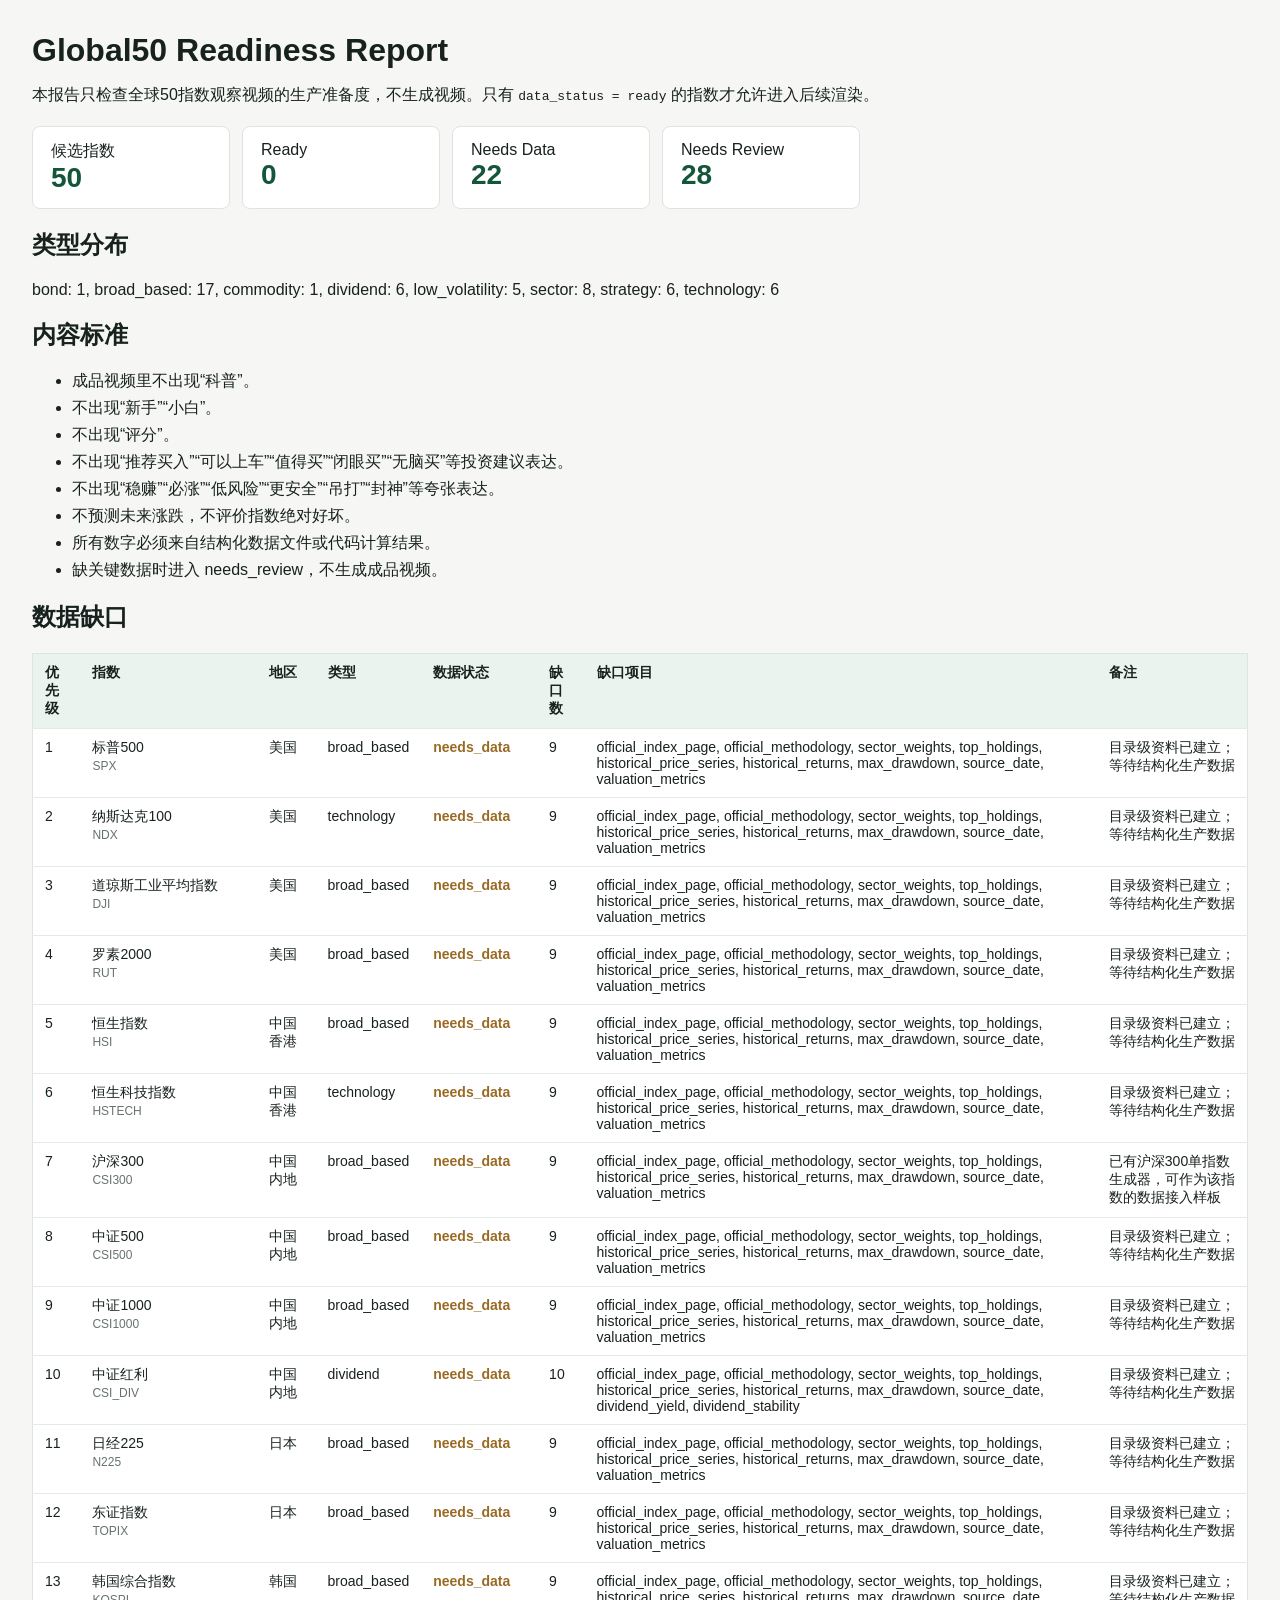
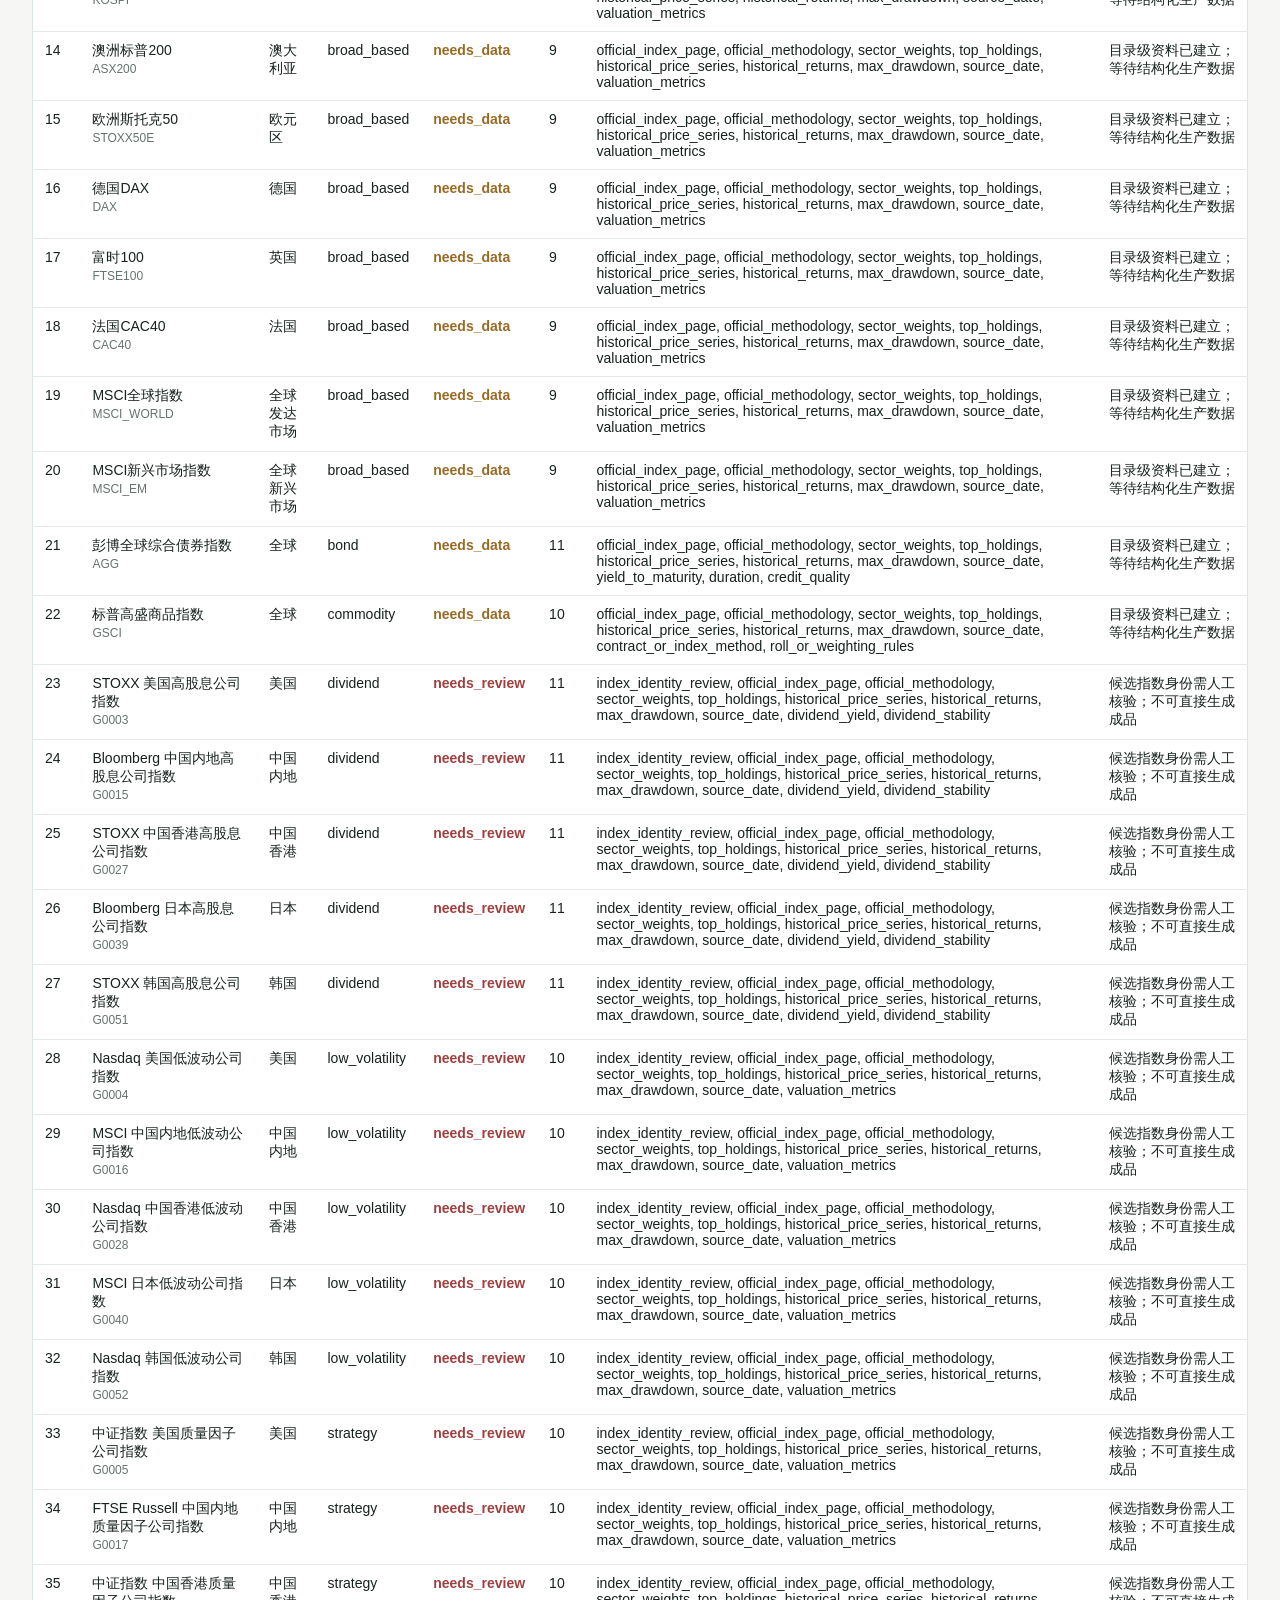
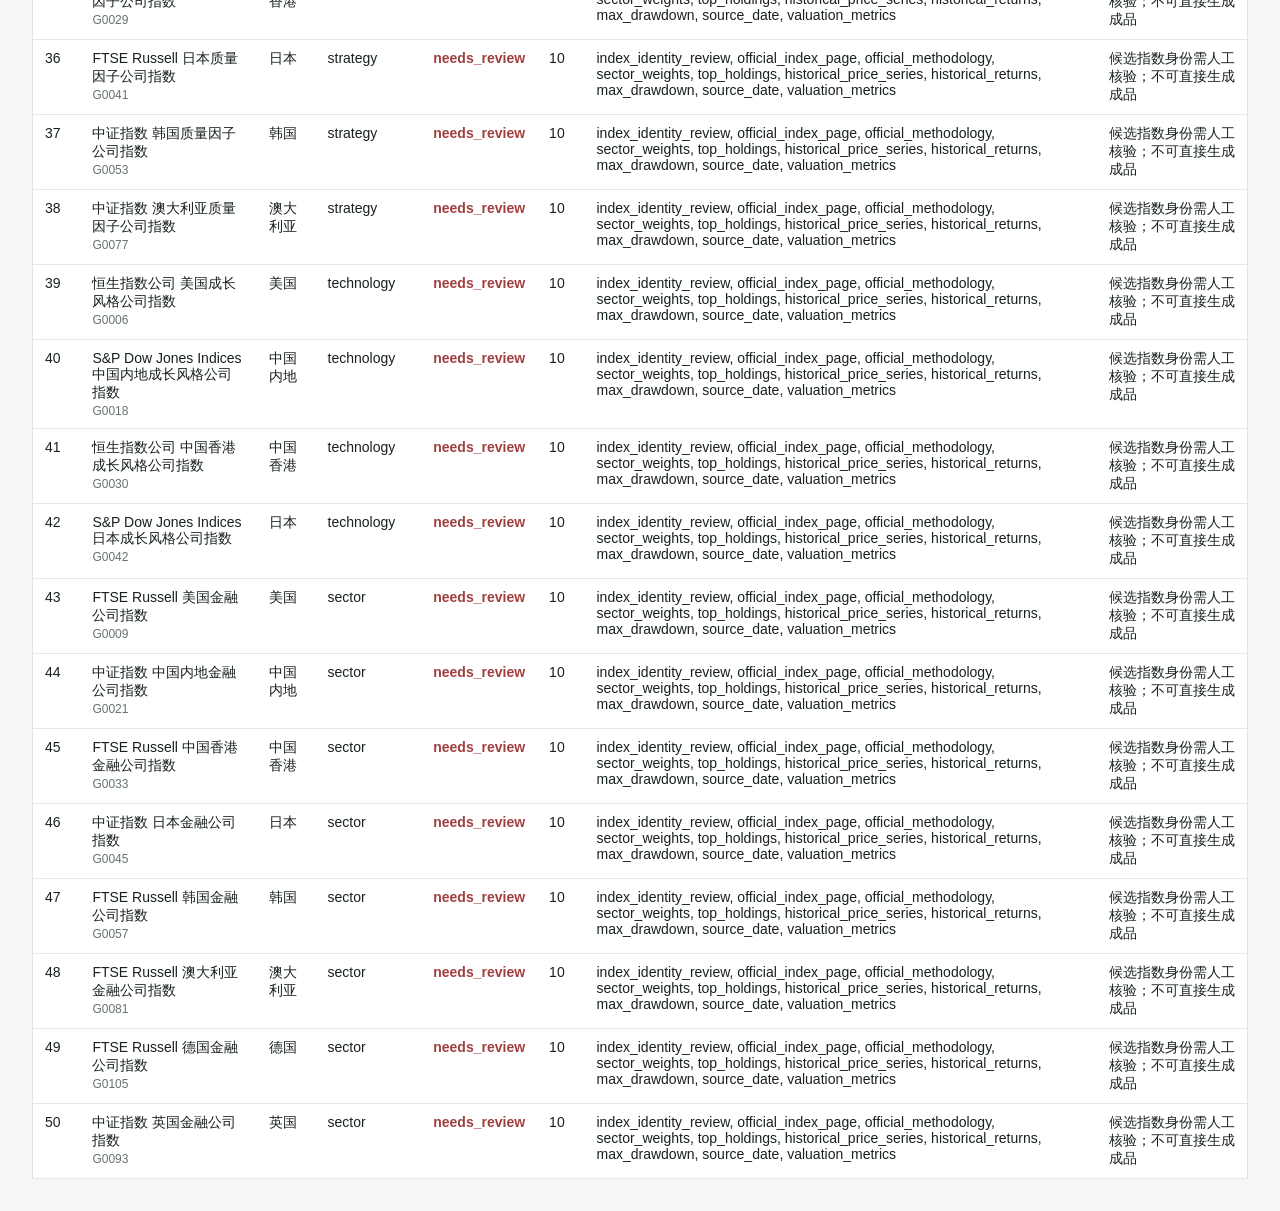
<file: data/global50/global50_readiness_report.html>
<!doctype html>
<html lang="zh-CN">
<head>
  <meta charset="utf-8" />
  <title>Global50 Readiness Report</title>
  <style>
    body { font-family: -apple-system, BlinkMacSystemFont, "Segoe UI", "Microsoft YaHei", sans-serif; margin: 32px; color: #17211d; background: #f6f7f5; }
    h1 { margin-bottom: 8px; }
    .summary { display: flex; gap: 12px; flex-wrap: wrap; margin: 20px 0; }
    .card { background: white; border: 1px solid #dce5df; border-radius: 8px; padding: 14px 18px; min-width: 160px; }
    .card strong { display: block; font-size: 28px; color: #14563a; }
    table { width: 100%; border-collapse: collapse; background: white; border: 1px solid #dce5df; }
    th, td { border-bottom: 1px solid #e4ebe7; padding: 10px 12px; text-align: left; vertical-align: top; font-size: 14px; }
    th { background: #eaf3ed; }
    td span { color: #66736d; font-size: 12px; }
    .status { font-weight: 700; white-space: nowrap; }
    .needs_data { color: #9a6a24; }
    .needs_review { color: #a13f3f; }
    .ready { color: #1f7a4d; }
    .rules li { margin: 6px 0; }
  </style>
</head>
<body>
  <h1>Global50 Readiness Report</h1>
  <p>本报告只检查全球50指数观察视频的生产准备度，不生成视频。只有 <code>data_status = ready</code> 的指数才允许进入后续渲染。</p>
  <div class="summary">
    <div class="card"><span>候选指数</span><strong>50</strong></div>
    <div class="card"><span>Ready</span><strong>0</strong></div>
    <div class="card"><span>Needs Data</span><strong>22</strong></div>
    <div class="card"><span>Needs Review</span><strong>28</strong></div>
  </div>
  <h2>类型分布</h2>
  <p>bond: 1, broad_based: 17, commodity: 1, dividend: 6, low_volatility: 5, sector: 8, strategy: 6, technology: 6</p>
  <h2>内容标准</h2>
  <ul class="rules"><li>成品视频里不出现“科普”。</li><li>不出现“新手”“小白”。</li><li>不出现“评分”。</li><li>不出现“推荐买入”“可以上车”“值得买”“闭眼买”“无脑买”等投资建议表达。</li><li>不出现“稳赚”“必涨”“低风险”“更安全”“吊打”“封神”等夸张表达。</li><li>不预测未来涨跌，不评价指数绝对好坏。</li><li>所有数字必须来自结构化数据文件或代码计算结果。</li><li>缺关键数据时进入 needs_review，不生成成品视频。</li></ul>
  <h2>数据缺口</h2>
  <table>
    <thead>
      <tr>
        <th>优先级</th>
        <th>指数</th>
        <th>地区</th>
        <th>类型</th>
        <th>数据状态</th>
        <th>缺口数</th>
        <th>缺口项目</th>
        <th>备注</th>
      </tr>
    </thead>
    <tbody>
      <tr><td>1</td><td>标普500<br><span>SPX</span></td><td>美国</td><td>broad_based</td><td class='status needs_data'>needs_data</td><td>9</td><td>official_index_page, official_methodology, sector_weights, top_holdings, historical_price_series, historical_returns, max_drawdown, source_date, valuation_metrics</td><td>目录级资料已建立；等待结构化生产数据</td></tr><tr><td>2</td><td>纳斯达克100<br><span>NDX</span></td><td>美国</td><td>technology</td><td class='status needs_data'>needs_data</td><td>9</td><td>official_index_page, official_methodology, sector_weights, top_holdings, historical_price_series, historical_returns, max_drawdown, source_date, valuation_metrics</td><td>目录级资料已建立；等待结构化生产数据</td></tr><tr><td>3</td><td>道琼斯工业平均指数<br><span>DJI</span></td><td>美国</td><td>broad_based</td><td class='status needs_data'>needs_data</td><td>9</td><td>official_index_page, official_methodology, sector_weights, top_holdings, historical_price_series, historical_returns, max_drawdown, source_date, valuation_metrics</td><td>目录级资料已建立；等待结构化生产数据</td></tr><tr><td>4</td><td>罗素2000<br><span>RUT</span></td><td>美国</td><td>broad_based</td><td class='status needs_data'>needs_data</td><td>9</td><td>official_index_page, official_methodology, sector_weights, top_holdings, historical_price_series, historical_returns, max_drawdown, source_date, valuation_metrics</td><td>目录级资料已建立；等待结构化生产数据</td></tr><tr><td>5</td><td>恒生指数<br><span>HSI</span></td><td>中国香港</td><td>broad_based</td><td class='status needs_data'>needs_data</td><td>9</td><td>official_index_page, official_methodology, sector_weights, top_holdings, historical_price_series, historical_returns, max_drawdown, source_date, valuation_metrics</td><td>目录级资料已建立；等待结构化生产数据</td></tr><tr><td>6</td><td>恒生科技指数<br><span>HSTECH</span></td><td>中国香港</td><td>technology</td><td class='status needs_data'>needs_data</td><td>9</td><td>official_index_page, official_methodology, sector_weights, top_holdings, historical_price_series, historical_returns, max_drawdown, source_date, valuation_metrics</td><td>目录级资料已建立；等待结构化生产数据</td></tr><tr><td>7</td><td>沪深300<br><span>CSI300</span></td><td>中国内地</td><td>broad_based</td><td class='status needs_data'>needs_data</td><td>9</td><td>official_index_page, official_methodology, sector_weights, top_holdings, historical_price_series, historical_returns, max_drawdown, source_date, valuation_metrics</td><td>已有沪深300单指数生成器，可作为该指数的数据接入样板</td></tr><tr><td>8</td><td>中证500<br><span>CSI500</span></td><td>中国内地</td><td>broad_based</td><td class='status needs_data'>needs_data</td><td>9</td><td>official_index_page, official_methodology, sector_weights, top_holdings, historical_price_series, historical_returns, max_drawdown, source_date, valuation_metrics</td><td>目录级资料已建立；等待结构化生产数据</td></tr><tr><td>9</td><td>中证1000<br><span>CSI1000</span></td><td>中国内地</td><td>broad_based</td><td class='status needs_data'>needs_data</td><td>9</td><td>official_index_page, official_methodology, sector_weights, top_holdings, historical_price_series, historical_returns, max_drawdown, source_date, valuation_metrics</td><td>目录级资料已建立；等待结构化生产数据</td></tr><tr><td>10</td><td>中证红利<br><span>CSI_DIV</span></td><td>中国内地</td><td>dividend</td><td class='status needs_data'>needs_data</td><td>10</td><td>official_index_page, official_methodology, sector_weights, top_holdings, historical_price_series, historical_returns, max_drawdown, source_date, dividend_yield, dividend_stability</td><td>目录级资料已建立；等待结构化生产数据</td></tr><tr><td>11</td><td>日经225<br><span>N225</span></td><td>日本</td><td>broad_based</td><td class='status needs_data'>needs_data</td><td>9</td><td>official_index_page, official_methodology, sector_weights, top_holdings, historical_price_series, historical_returns, max_drawdown, source_date, valuation_metrics</td><td>目录级资料已建立；等待结构化生产数据</td></tr><tr><td>12</td><td>东证指数<br><span>TOPIX</span></td><td>日本</td><td>broad_based</td><td class='status needs_data'>needs_data</td><td>9</td><td>official_index_page, official_methodology, sector_weights, top_holdings, historical_price_series, historical_returns, max_drawdown, source_date, valuation_metrics</td><td>目录级资料已建立；等待结构化生产数据</td></tr><tr><td>13</td><td>韩国综合指数<br><span>KOSPI</span></td><td>韩国</td><td>broad_based</td><td class='status needs_data'>needs_data</td><td>9</td><td>official_index_page, official_methodology, sector_weights, top_holdings, historical_price_series, historical_returns, max_drawdown, source_date, valuation_metrics</td><td>目录级资料已建立；等待结构化生产数据</td></tr><tr><td>14</td><td>澳洲标普200<br><span>ASX200</span></td><td>澳大利亚</td><td>broad_based</td><td class='status needs_data'>needs_data</td><td>9</td><td>official_index_page, official_methodology, sector_weights, top_holdings, historical_price_series, historical_returns, max_drawdown, source_date, valuation_metrics</td><td>目录级资料已建立；等待结构化生产数据</td></tr><tr><td>15</td><td>欧洲斯托克50<br><span>STOXX50E</span></td><td>欧元区</td><td>broad_based</td><td class='status needs_data'>needs_data</td><td>9</td><td>official_index_page, official_methodology, sector_weights, top_holdings, historical_price_series, historical_returns, max_drawdown, source_date, valuation_metrics</td><td>目录级资料已建立；等待结构化生产数据</td></tr><tr><td>16</td><td>德国DAX<br><span>DAX</span></td><td>德国</td><td>broad_based</td><td class='status needs_data'>needs_data</td><td>9</td><td>official_index_page, official_methodology, sector_weights, top_holdings, historical_price_series, historical_returns, max_drawdown, source_date, valuation_metrics</td><td>目录级资料已建立；等待结构化生产数据</td></tr><tr><td>17</td><td>富时100<br><span>FTSE100</span></td><td>英国</td><td>broad_based</td><td class='status needs_data'>needs_data</td><td>9</td><td>official_index_page, official_methodology, sector_weights, top_holdings, historical_price_series, historical_returns, max_drawdown, source_date, valuation_metrics</td><td>目录级资料已建立；等待结构化生产数据</td></tr><tr><td>18</td><td>法国CAC40<br><span>CAC40</span></td><td>法国</td><td>broad_based</td><td class='status needs_data'>needs_data</td><td>9</td><td>official_index_page, official_methodology, sector_weights, top_holdings, historical_price_series, historical_returns, max_drawdown, source_date, valuation_metrics</td><td>目录级资料已建立；等待结构化生产数据</td></tr><tr><td>19</td><td>MSCI全球指数<br><span>MSCI_WORLD</span></td><td>全球发达市场</td><td>broad_based</td><td class='status needs_data'>needs_data</td><td>9</td><td>official_index_page, official_methodology, sector_weights, top_holdings, historical_price_series, historical_returns, max_drawdown, source_date, valuation_metrics</td><td>目录级资料已建立；等待结构化生产数据</td></tr><tr><td>20</td><td>MSCI新兴市场指数<br><span>MSCI_EM</span></td><td>全球新兴市场</td><td>broad_based</td><td class='status needs_data'>needs_data</td><td>9</td><td>official_index_page, official_methodology, sector_weights, top_holdings, historical_price_series, historical_returns, max_drawdown, source_date, valuation_metrics</td><td>目录级资料已建立；等待结构化生产数据</td></tr><tr><td>21</td><td>彭博全球综合债券指数<br><span>AGG</span></td><td>全球</td><td>bond</td><td class='status needs_data'>needs_data</td><td>11</td><td>official_index_page, official_methodology, sector_weights, top_holdings, historical_price_series, historical_returns, max_drawdown, source_date, yield_to_maturity, duration, credit_quality</td><td>目录级资料已建立；等待结构化生产数据</td></tr><tr><td>22</td><td>标普高盛商品指数<br><span>GSCI</span></td><td>全球</td><td>commodity</td><td class='status needs_data'>needs_data</td><td>10</td><td>official_index_page, official_methodology, sector_weights, top_holdings, historical_price_series, historical_returns, max_drawdown, source_date, contract_or_index_method, roll_or_weighting_rules</td><td>目录级资料已建立；等待结构化生产数据</td></tr><tr><td>23</td><td>STOXX 美国高股息公司指数<br><span>G0003</span></td><td>美国</td><td>dividend</td><td class='status needs_review'>needs_review</td><td>11</td><td>index_identity_review, official_index_page, official_methodology, sector_weights, top_holdings, historical_price_series, historical_returns, max_drawdown, source_date, dividend_yield, dividend_stability</td><td>候选指数身份需人工核验；不可直接生成成品</td></tr><tr><td>24</td><td>Bloomberg 中国内地高股息公司指数<br><span>G0015</span></td><td>中国内地</td><td>dividend</td><td class='status needs_review'>needs_review</td><td>11</td><td>index_identity_review, official_index_page, official_methodology, sector_weights, top_holdings, historical_price_series, historical_returns, max_drawdown, source_date, dividend_yield, dividend_stability</td><td>候选指数身份需人工核验；不可直接生成成品</td></tr><tr><td>25</td><td>STOXX 中国香港高股息公司指数<br><span>G0027</span></td><td>中国香港</td><td>dividend</td><td class='status needs_review'>needs_review</td><td>11</td><td>index_identity_review, official_index_page, official_methodology, sector_weights, top_holdings, historical_price_series, historical_returns, max_drawdown, source_date, dividend_yield, dividend_stability</td><td>候选指数身份需人工核验；不可直接生成成品</td></tr><tr><td>26</td><td>Bloomberg 日本高股息公司指数<br><span>G0039</span></td><td>日本</td><td>dividend</td><td class='status needs_review'>needs_review</td><td>11</td><td>index_identity_review, official_index_page, official_methodology, sector_weights, top_holdings, historical_price_series, historical_returns, max_drawdown, source_date, dividend_yield, dividend_stability</td><td>候选指数身份需人工核验；不可直接生成成品</td></tr><tr><td>27</td><td>STOXX 韩国高股息公司指数<br><span>G0051</span></td><td>韩国</td><td>dividend</td><td class='status needs_review'>needs_review</td><td>11</td><td>index_identity_review, official_index_page, official_methodology, sector_weights, top_holdings, historical_price_series, historical_returns, max_drawdown, source_date, dividend_yield, dividend_stability</td><td>候选指数身份需人工核验；不可直接生成成品</td></tr><tr><td>28</td><td>Nasdaq 美国低波动公司指数<br><span>G0004</span></td><td>美国</td><td>low_volatility</td><td class='status needs_review'>needs_review</td><td>10</td><td>index_identity_review, official_index_page, official_methodology, sector_weights, top_holdings, historical_price_series, historical_returns, max_drawdown, source_date, valuation_metrics</td><td>候选指数身份需人工核验；不可直接生成成品</td></tr><tr><td>29</td><td>MSCI 中国内地低波动公司指数<br><span>G0016</span></td><td>中国内地</td><td>low_volatility</td><td class='status needs_review'>needs_review</td><td>10</td><td>index_identity_review, official_index_page, official_methodology, sector_weights, top_holdings, historical_price_series, historical_returns, max_drawdown, source_date, valuation_metrics</td><td>候选指数身份需人工核验；不可直接生成成品</td></tr><tr><td>30</td><td>Nasdaq 中国香港低波动公司指数<br><span>G0028</span></td><td>中国香港</td><td>low_volatility</td><td class='status needs_review'>needs_review</td><td>10</td><td>index_identity_review, official_index_page, official_methodology, sector_weights, top_holdings, historical_price_series, historical_returns, max_drawdown, source_date, valuation_metrics</td><td>候选指数身份需人工核验；不可直接生成成品</td></tr><tr><td>31</td><td>MSCI 日本低波动公司指数<br><span>G0040</span></td><td>日本</td><td>low_volatility</td><td class='status needs_review'>needs_review</td><td>10</td><td>index_identity_review, official_index_page, official_methodology, sector_weights, top_holdings, historical_price_series, historical_returns, max_drawdown, source_date, valuation_metrics</td><td>候选指数身份需人工核验；不可直接生成成品</td></tr><tr><td>32</td><td>Nasdaq 韩国低波动公司指数<br><span>G0052</span></td><td>韩国</td><td>low_volatility</td><td class='status needs_review'>needs_review</td><td>10</td><td>index_identity_review, official_index_page, official_methodology, sector_weights, top_holdings, historical_price_series, historical_returns, max_drawdown, source_date, valuation_metrics</td><td>候选指数身份需人工核验；不可直接生成成品</td></tr><tr><td>33</td><td>中证指数 美国质量因子公司指数<br><span>G0005</span></td><td>美国</td><td>strategy</td><td class='status needs_review'>needs_review</td><td>10</td><td>index_identity_review, official_index_page, official_methodology, sector_weights, top_holdings, historical_price_series, historical_returns, max_drawdown, source_date, valuation_metrics</td><td>候选指数身份需人工核验；不可直接生成成品</td></tr><tr><td>34</td><td>FTSE Russell 中国内地质量因子公司指数<br><span>G0017</span></td><td>中国内地</td><td>strategy</td><td class='status needs_review'>needs_review</td><td>10</td><td>index_identity_review, official_index_page, official_methodology, sector_weights, top_holdings, historical_price_series, historical_returns, max_drawdown, source_date, valuation_metrics</td><td>候选指数身份需人工核验；不可直接生成成品</td></tr><tr><td>35</td><td>中证指数 中国香港质量因子公司指数<br><span>G0029</span></td><td>中国香港</td><td>strategy</td><td class='status needs_review'>needs_review</td><td>10</td><td>index_identity_review, official_index_page, official_methodology, sector_weights, top_holdings, historical_price_series, historical_returns, max_drawdown, source_date, valuation_metrics</td><td>候选指数身份需人工核验；不可直接生成成品</td></tr><tr><td>36</td><td>FTSE Russell 日本质量因子公司指数<br><span>G0041</span></td><td>日本</td><td>strategy</td><td class='status needs_review'>needs_review</td><td>10</td><td>index_identity_review, official_index_page, official_methodology, sector_weights, top_holdings, historical_price_series, historical_returns, max_drawdown, source_date, valuation_metrics</td><td>候选指数身份需人工核验；不可直接生成成品</td></tr><tr><td>37</td><td>中证指数 韩国质量因子公司指数<br><span>G0053</span></td><td>韩国</td><td>strategy</td><td class='status needs_review'>needs_review</td><td>10</td><td>index_identity_review, official_index_page, official_methodology, sector_weights, top_holdings, historical_price_series, historical_returns, max_drawdown, source_date, valuation_metrics</td><td>候选指数身份需人工核验；不可直接生成成品</td></tr><tr><td>38</td><td>中证指数 澳大利亚质量因子公司指数<br><span>G0077</span></td><td>澳大利亚</td><td>strategy</td><td class='status needs_review'>needs_review</td><td>10</td><td>index_identity_review, official_index_page, official_methodology, sector_weights, top_holdings, historical_price_series, historical_returns, max_drawdown, source_date, valuation_metrics</td><td>候选指数身份需人工核验；不可直接生成成品</td></tr><tr><td>39</td><td>恒生指数公司 美国成长风格公司指数<br><span>G0006</span></td><td>美国</td><td>technology</td><td class='status needs_review'>needs_review</td><td>10</td><td>index_identity_review, official_index_page, official_methodology, sector_weights, top_holdings, historical_price_series, historical_returns, max_drawdown, source_date, valuation_metrics</td><td>候选指数身份需人工核验；不可直接生成成品</td></tr><tr><td>40</td><td>S&amp;P Dow Jones Indices 中国内地成长风格公司指数<br><span>G0018</span></td><td>中国内地</td><td>technology</td><td class='status needs_review'>needs_review</td><td>10</td><td>index_identity_review, official_index_page, official_methodology, sector_weights, top_holdings, historical_price_series, historical_returns, max_drawdown, source_date, valuation_metrics</td><td>候选指数身份需人工核验；不可直接生成成品</td></tr><tr><td>41</td><td>恒生指数公司 中国香港成长风格公司指数<br><span>G0030</span></td><td>中国香港</td><td>technology</td><td class='status needs_review'>needs_review</td><td>10</td><td>index_identity_review, official_index_page, official_methodology, sector_weights, top_holdings, historical_price_series, historical_returns, max_drawdown, source_date, valuation_metrics</td><td>候选指数身份需人工核验；不可直接生成成品</td></tr><tr><td>42</td><td>S&amp;P Dow Jones Indices 日本成长风格公司指数<br><span>G0042</span></td><td>日本</td><td>technology</td><td class='status needs_review'>needs_review</td><td>10</td><td>index_identity_review, official_index_page, official_methodology, sector_weights, top_holdings, historical_price_series, historical_returns, max_drawdown, source_date, valuation_metrics</td><td>候选指数身份需人工核验；不可直接生成成品</td></tr><tr><td>43</td><td>FTSE Russell 美国金融公司指数<br><span>G0009</span></td><td>美国</td><td>sector</td><td class='status needs_review'>needs_review</td><td>10</td><td>index_identity_review, official_index_page, official_methodology, sector_weights, top_holdings, historical_price_series, historical_returns, max_drawdown, source_date, valuation_metrics</td><td>候选指数身份需人工核验；不可直接生成成品</td></tr><tr><td>44</td><td>中证指数 中国内地金融公司指数<br><span>G0021</span></td><td>中国内地</td><td>sector</td><td class='status needs_review'>needs_review</td><td>10</td><td>index_identity_review, official_index_page, official_methodology, sector_weights, top_holdings, historical_price_series, historical_returns, max_drawdown, source_date, valuation_metrics</td><td>候选指数身份需人工核验；不可直接生成成品</td></tr><tr><td>45</td><td>FTSE Russell 中国香港金融公司指数<br><span>G0033</span></td><td>中国香港</td><td>sector</td><td class='status needs_review'>needs_review</td><td>10</td><td>index_identity_review, official_index_page, official_methodology, sector_weights, top_holdings, historical_price_series, historical_returns, max_drawdown, source_date, valuation_metrics</td><td>候选指数身份需人工核验；不可直接生成成品</td></tr><tr><td>46</td><td>中证指数 日本金融公司指数<br><span>G0045</span></td><td>日本</td><td>sector</td><td class='status needs_review'>needs_review</td><td>10</td><td>index_identity_review, official_index_page, official_methodology, sector_weights, top_holdings, historical_price_series, historical_returns, max_drawdown, source_date, valuation_metrics</td><td>候选指数身份需人工核验；不可直接生成成品</td></tr><tr><td>47</td><td>FTSE Russell 韩国金融公司指数<br><span>G0057</span></td><td>韩国</td><td>sector</td><td class='status needs_review'>needs_review</td><td>10</td><td>index_identity_review, official_index_page, official_methodology, sector_weights, top_holdings, historical_price_series, historical_returns, max_drawdown, source_date, valuation_metrics</td><td>候选指数身份需人工核验；不可直接生成成品</td></tr><tr><td>48</td><td>FTSE Russell 澳大利亚金融公司指数<br><span>G0081</span></td><td>澳大利亚</td><td>sector</td><td class='status needs_review'>needs_review</td><td>10</td><td>index_identity_review, official_index_page, official_methodology, sector_weights, top_holdings, historical_price_series, historical_returns, max_drawdown, source_date, valuation_metrics</td><td>候选指数身份需人工核验；不可直接生成成品</td></tr><tr><td>49</td><td>FTSE Russell 德国金融公司指数<br><span>G0105</span></td><td>德国</td><td>sector</td><td class='status needs_review'>needs_review</td><td>10</td><td>index_identity_review, official_index_page, official_methodology, sector_weights, top_holdings, historical_price_series, historical_returns, max_drawdown, source_date, valuation_metrics</td><td>候选指数身份需人工核验；不可直接生成成品</td></tr><tr><td>50</td><td>中证指数 英国金融公司指数<br><span>G0093</span></td><td>英国</td><td>sector</td><td class='status needs_review'>needs_review</td><td>10</td><td>index_identity_review, official_index_page, official_methodology, sector_weights, top_holdings, historical_price_series, historical_returns, max_drawdown, source_date, valuation_metrics</td><td>候选指数身份需人工核验；不可直接生成成品</td></tr>
    </tbody>
  </table>
</body>
</html>
</file>
<file: assets/styles.css>
:root {
  color-scheme: light;
  --bg: #f4f6f5;
  --panel: #ffffff;
  --panel-soft: #eef4f1;
  --ink: #17211d;
  --muted: #65716c;
  --line: #d8e0dc;
  --green: #1f7a4d;
  --green-dark: #15583a;
  --blue: #315d8c;
  --amber: #a66b10;
  --red: #a43f3f;
  --shadow: 0 18px 60px rgba(23, 33, 29, 0.1);
}

* {
  box-sizing: border-box;
}

body {
  margin: 0;
  min-width: 320px;
  background: var(--bg);
  color: var(--ink);
  font-family: "Microsoft YaHei", "PingFang SC", "Segoe UI", Arial, sans-serif;
  letter-spacing: 0;
}

button,
input,
textarea,
select {
  font: inherit;
}

button {
  cursor: pointer;
}

.app-shell {
  min-height: 100vh;
  padding: 24px;
}

.workspace {
  display: grid;
  grid-template-columns: minmax(360px, 440px) minmax(0, 1fr);
  gap: 18px;
  max-width: 1680px;
  margin: 0 auto;
}

.input-panel,
.output-panel {
  background: var(--panel);
  border: 1px solid var(--line);
  box-shadow: var(--shadow);
}

.input-panel {
  position: sticky;
  top: 24px;
  max-height: calc(100vh - 48px);
  overflow: auto;
  padding: 22px;
}

.output-panel {
  min-height: calc(100vh - 48px);
  padding: 22px;
}

.brand-row,
.toolbar,
.actions,
.inline-fields {
  display: flex;
  align-items: center;
  justify-content: space-between;
  gap: 12px;
}

.eyebrow {
  margin: 0 0 4px;
  color: var(--green);
  font-size: 12px;
  font-weight: 700;
  text-transform: uppercase;
}

h1,
h2,
h3,
h4,
p {
  margin-top: 0;
}

h1 {
  margin-bottom: 0;
  font-size: 24px;
}

h2 {
  margin-bottom: 0;
  font-size: 22px;
}

h3 {
  margin-bottom: 0;
  font-size: 18px;
  line-height: 1.35;
}

h4 {
  margin-bottom: 8px;
  font-size: 14px;
}

.icon-button {
  width: 40px;
  height: 40px;
  border: 1px solid var(--line);
  background: var(--panel-soft);
  color: var(--green-dark);
  border-radius: 6px;
  font-size: 20px;
}

.form-grid {
  display: grid;
  gap: 12px;
  margin-top: 20px;
}

label {
  display: grid;
  gap: 6px;
  color: var(--muted);
  font-size: 13px;
  font-weight: 700;
}

input,
textarea,
select {
  width: 100%;
  border: 1px solid var(--line);
  border-radius: 6px;
  background: #fbfcfb;
  color: var(--ink);
  padding: 10px 11px;
  font-size: 14px;
  line-height: 1.55;
}

textarea {
  resize: vertical;
}

input:focus,
textarea:focus,
select:focus {
  outline: 2px solid rgba(31, 122, 77, 0.22);
  border-color: var(--green);
}

.inline-fields {
  align-items: start;
}

.upload-zone {
  margin-top: 18px;
  padding: 16px;
  background: var(--panel-soft);
  border: 1px dashed #b7c8bf;
  border-radius: 8px;
}

.upload-zone h2 {
  font-size: 16px;
}

.upload-zone p {
  color: var(--muted);
  font-size: 13px;
  line-height: 1.6;
}

.asset-list {
  display: grid;
  gap: 10px;
  margin-top: 12px;
}

.asset-item {
  display: grid;
  grid-template-columns: 76px minmax(0, 1fr);
  gap: 10px;
  align-items: center;
  padding: 9px;
  background: var(--panel);
  border: 1px solid var(--line);
  border-radius: 8px;
}

.asset-item img {
  width: 76px;
  height: 76px;
  object-fit: cover;
  border-radius: 6px;
  border: 1px solid var(--line);
}

.asset-item strong {
  display: block;
  overflow-wrap: anywhere;
  margin-bottom: 8px;
  font-size: 13px;
}

.actions {
  margin-top: 18px;
  padding-top: 14px;
  border-top: 1px solid var(--line);
  flex-wrap: wrap;
}

.primary-button,
.secondary-button {
  min-height: 40px;
  border-radius: 6px;
  border: 1px solid transparent;
  padding: 10px 14px;
  font-weight: 700;
}

.primary-button {
  background: var(--green);
  color: #ffffff;
}

.primary-button:hover {
  background: var(--green-dark);
}

.primary-button.alternate {
  background: var(--blue);
}

.primary-button.alternate:hover {
  background: #234769;
}

.secondary-button {
  background: #ffffff;
  color: var(--green-dark);
  border-color: var(--line);
}

.status-pill {
  flex: 0 0 auto;
  padding: 8px 12px;
  border-radius: 999px;
  background: #e9f3ed;
  color: var(--green-dark);
  font-size: 13px;
  font-weight: 700;
}

.schedule-strip {
  display: grid;
  grid-template-columns: repeat(5, minmax(120px, 1fr));
  gap: 10px;
  margin: 18px 0;
}

.render-result {
  display: grid;
  grid-template-columns: minmax(220px, 0.9fr) minmax(280px, 1.1fr);
  gap: 16px;
  align-items: center;
  margin-top: 18px;
  padding: 16px;
  border: 1px solid var(--line);
  border-radius: 8px;
  background: var(--panel-soft);
}

.render-result[hidden] {
  display: none;
}

.render-result p:last-child {
  margin-bottom: 0;
  color: var(--muted);
  overflow-wrap: anywhere;
  line-height: 1.6;
}

.render-result video {
  width: 100%;
  max-height: 360px;
  background: #000000;
  border-radius: 8px;
}

.schedule-item {
  border: 1px solid var(--line);
  border-radius: 8px;
  padding: 12px;
  background: #fbfcfb;
}

.schedule-item strong {
  display: block;
  margin-bottom: 6px;
  color: var(--blue);
  font-size: 13px;
}

.schedule-item span {
  color: var(--muted);
  font-size: 12px;
}

.video-grid {
  display: grid;
  grid-template-columns: repeat(2, minmax(0, 1fr));
  gap: 14px;
}

.video-card {
  border: 1px solid var(--line);
  border-radius: 8px;
  background: #ffffff;
  padding: 16px;
}

.video-card header {
  display: grid;
  grid-template-columns: 42px minmax(0, 1fr);
  gap: 12px;
  align-items: start;
  margin-bottom: 12px;
}

.number-badge {
  display: grid;
  place-items: center;
  width: 42px;
  height: 42px;
  border-radius: 8px;
  background: var(--green);
  color: #ffffff;
  font-weight: 800;
}

.template-id {
  margin-bottom: 4px;
  color: var(--amber);
  font-size: 12px;
  font-weight: 800;
}

.goal {
  margin-bottom: 14px;
  color: var(--muted);
  line-height: 1.6;
}

.card-section {
  margin-top: 12px;
}

.script-text {
  min-height: 190px;
  background: #f9fbfa;
}

.visual-list {
  display: grid;
  gap: 8px;
  margin: 0;
  padding-left: 18px;
  color: var(--muted);
  line-height: 1.55;
}

.matched-assets {
  display: flex;
  flex-wrap: wrap;
  gap: 8px;
  min-height: 36px;
}

.asset-chip {
  max-width: 100%;
  border: 1px solid var(--line);
  border-radius: 999px;
  padding: 7px 10px;
  background: var(--panel-soft);
  color: var(--green-dark);
  font-size: 12px;
  font-weight: 700;
  overflow-wrap: anywhere;
}

.empty-chip {
  color: var(--muted);
  background: #f7f8f7;
}

@media (max-width: 1180px) {
  .workspace {
    grid-template-columns: 1fr;
  }

  .input-panel {
    position: static;
    max-height: none;
  }
}

@media (max-width: 760px) {
  .app-shell {
    padding: 12px;
  }

  .input-panel,
  .output-panel {
    padding: 16px;
  }

  .brand-row,
  .toolbar,
  .inline-fields {
    align-items: stretch;
    flex-direction: column;
  }

  .schedule-strip,
  .video-grid,
  .render-result {
    grid-template-columns: 1fr;
  }

  .actions {
    margin-top: 18px;
    padding-top: 12px;
  }

  .primary-button,
  .secondary-button {
    width: 100%;
  }
}
</file>
